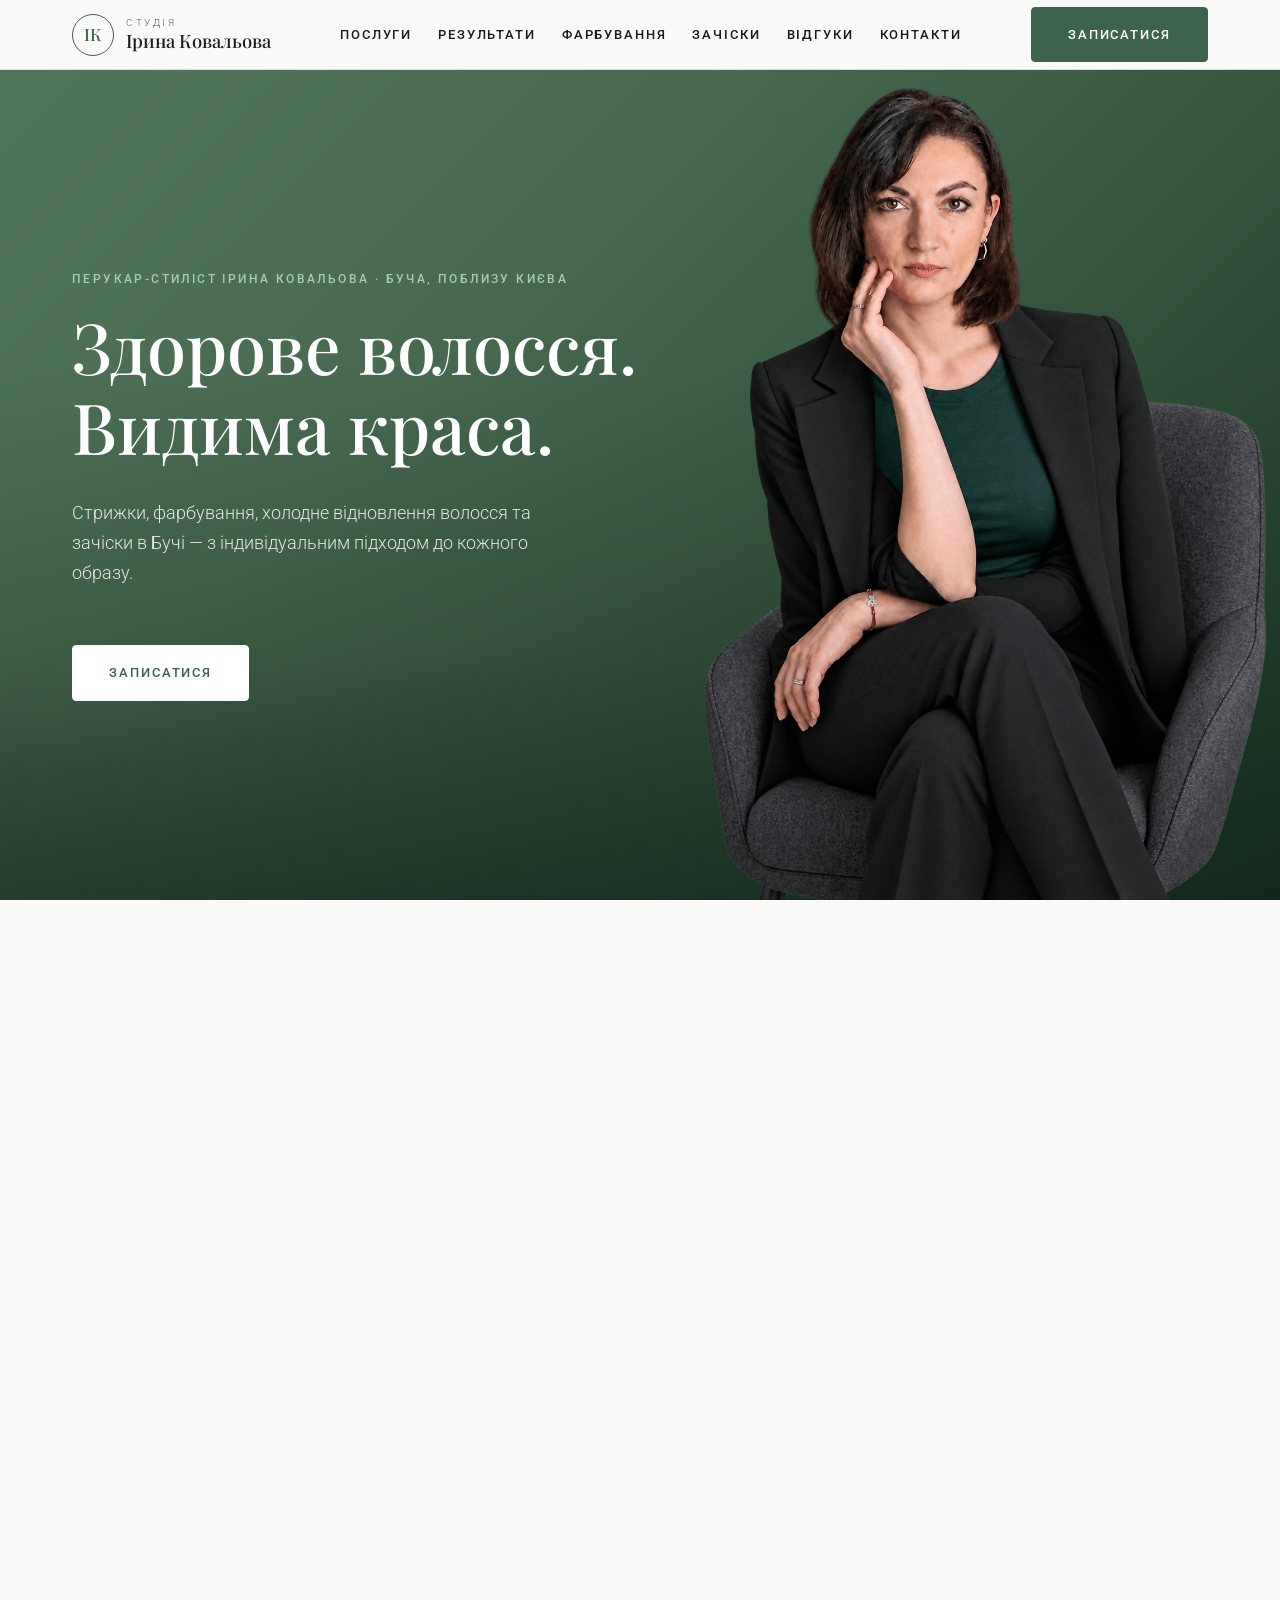
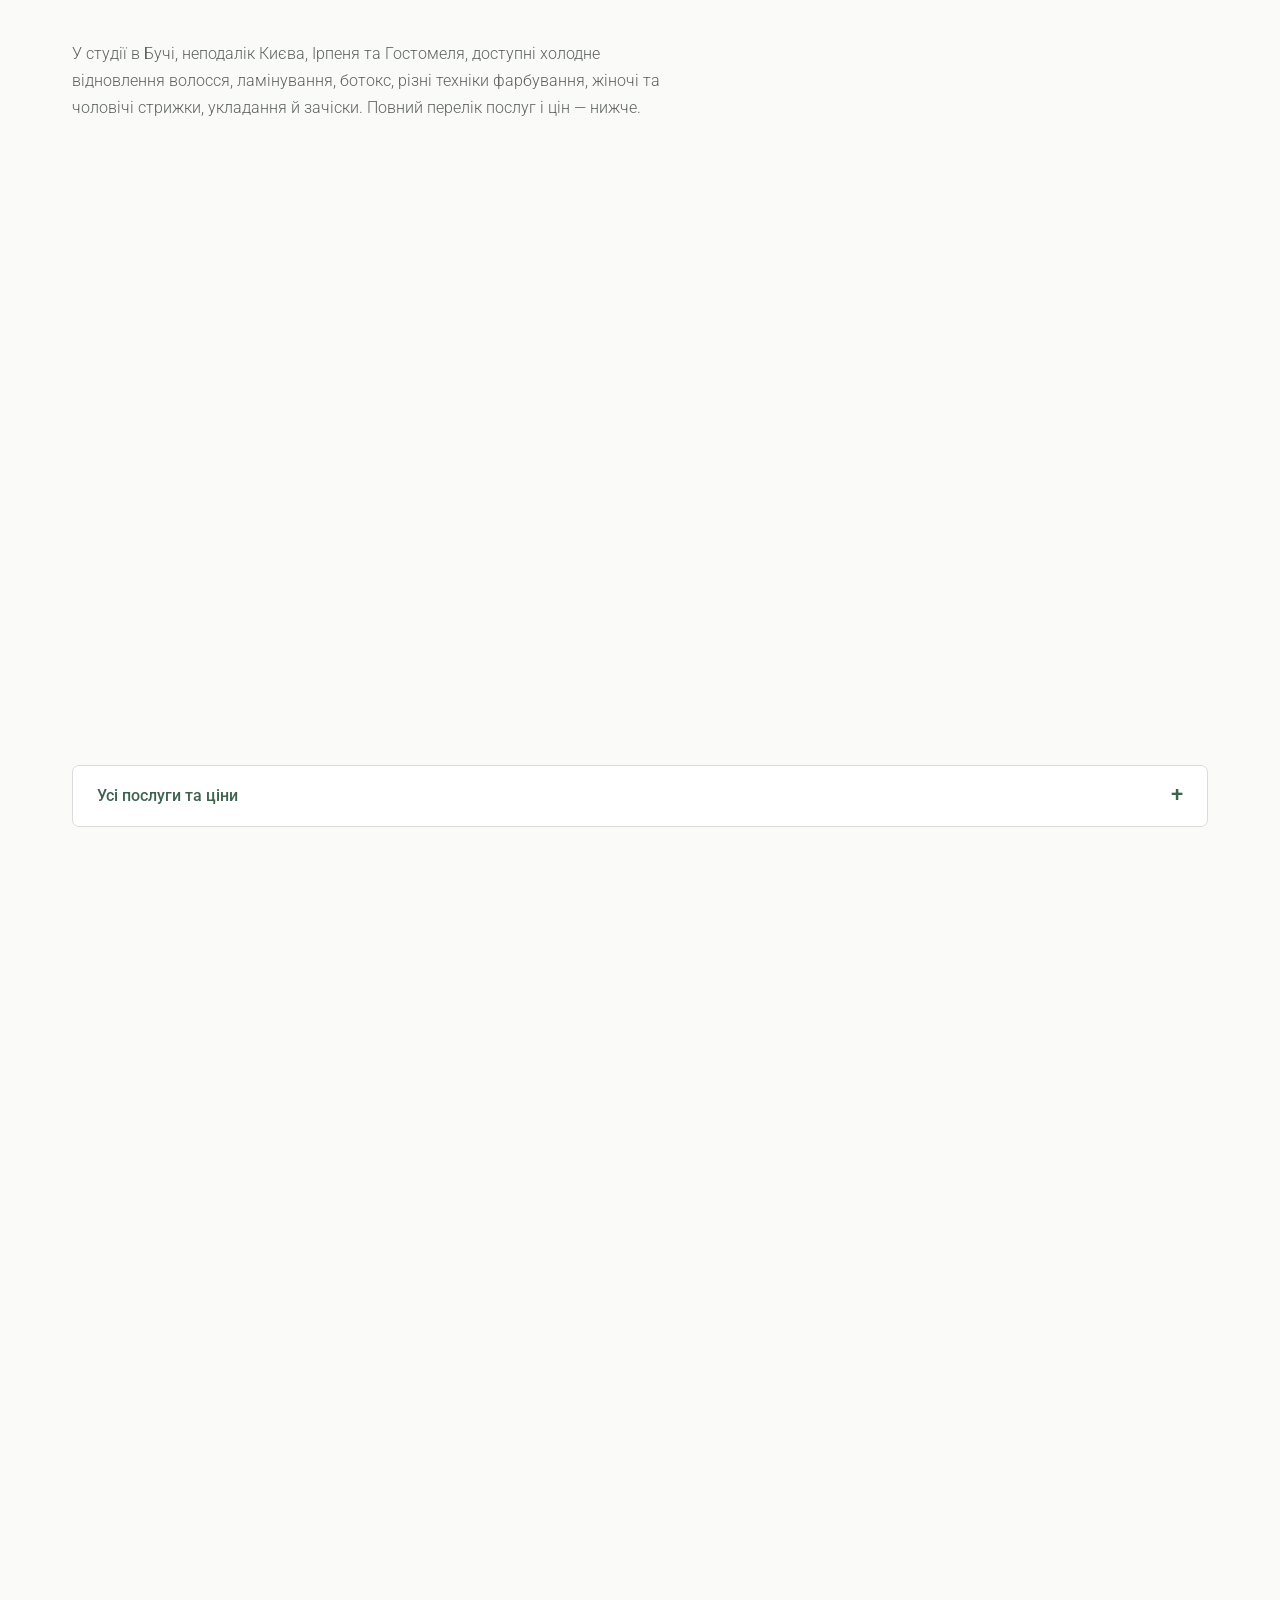
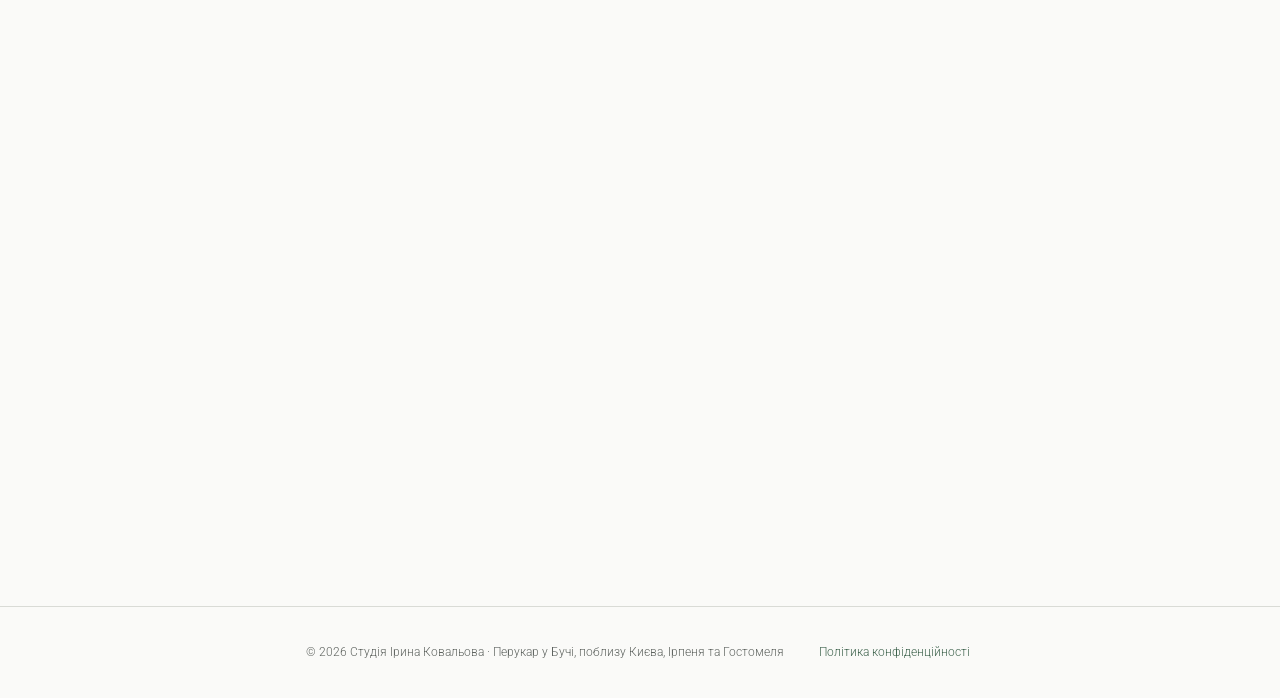
<file: index.html>
<!DOCTYPE html>
<html lang="uk">
<head>
  <meta charset="UTF-8">
  <meta name="viewport" content="width=device-width, initial-scale=1.0">
  <title>Ірина Ковальова — перукар у Бучі</title>
  <meta name="description" content="Стрижки, фарбування та відновлення волосся з індивідуальним підходом. Студія Ірини Ковальової у Бучі, вул. Шевченка, 48. Запис за телефоном.">
  <meta name="keywords" content="перукар, стрижки, фарбування, стрижка, перукарня поблизу Києва, холодне відновлення волосся, ламінування волосся, ботокс для волосся, гарячий ботокс, холодний ботокс, тонування волосся, мелірування волосся, каліфорнійське мелірування, кольорування волосся, складне фарбування, чоловіча стрижка, жіноча стрижка, стрижка каре, стрижка піксі, стрижка каскад, стрижка боб-каре, весільне укладання волосся, вечірня зачіска, зачіска на випускний, перукар Буча, перукар Ірпінь, перукар Гостомель">
  <meta name="theme-color" content="#FAFAF8">
  <link rel="canonical" href="https://kovalova-studio.com.ua/">
  <meta property="og:locale" content="uk_UA">
  <meta property="og:type" content="website">
  <meta property="og:site_name" content="Студія ІК">
  <meta property="og:title" content="Здорове волосся. Видима краса.">
  <meta property="og:description" content="Перукарня поблизу Києва: стрижки, фарбування, відновлення волосся та зачіски. Буча, Ірпінь, Гостомель.">
  <meta property="og:url" content="https://kovalova-studio.com.ua/">
  <meta property="og:image" content="https://kovalova-studio.com.ua/images/og-preview.png?v=2">
  <meta property="og:image:type" content="image/png">
  <meta property="og:image:width" content="1200">
  <meta property="og:image:height" content="630">
  <meta property="og:image:alt" content="Емблема ІК. Перукар-стиліст Ірина Ковальова у Бучі. Запис: +380 96 125 34 21">
  <meta name="twitter:card" content="summary_large_image">
  <meta name="twitter:title" content="Здорове волосся. Видима краса.">
  <meta name="twitter:description" content="Перукарня поблизу Києва: стрижки, фарбування, відновлення волосся та зачіски. Буча, Ірпінь, Гостомель.">
  <meta name="twitter:image" content="https://kovalova-studio.com.ua/images/og-preview.png?v=2">
  <meta name="twitter:image:alt" content="Емблема ІК. Перукар-стиліст Ірина Ковальова у Бучі. Запис: +380 96 125 34 21">

  <link rel="icon" href="/favicon.ico" sizes="48x48">
  <link rel="icon" type="image/svg+xml" href="/images/favicon.svg">
  <link rel="icon" type="image/png" sizes="192x192" href="/images/favicon-192.png">
  <link rel="apple-touch-icon" href="/images/apple-touch-icon.png">
  <link rel="preconnect" href="https://fonts.googleapis.com">
  <link rel="preconnect" href="https://fonts.gstatic.com" crossorigin>
  <link href="https://fonts.googleapis.com/css2?family=Playfair+Display:wght@400;500;600&family=Roboto:wght@300;400;500&display=swap" rel="stylesheet">

  <link rel="stylesheet" href="css/style.css">
  <script type="application/ld+json">
  {
    "@context": "https://schema.org",
    "@type": "HairSalon",
    "@id": "https://kovalova-studio.com.ua/#business",
    "name": "Перукар-стиліст",
    "alternateName": "Студія Ірина Ковальова",
    "url": "https://kovalova-studio.com.ua/",
    "image": "https://kovalova-studio.com.ua/images/master/master-cutout.jpg",
    "description": "Перукарня поблизу Києва — у Бучі, для клієнтів з Ірпеня та Гостомеля: стрижки, фарбування, холодне відновлення волосся, ботокс, ламінування, укладання й зачіски.",
    "keywords": "перукар, стрижки, фарбування, стрижка, перукарня поблизу Києва, холодне відновлення волосся, перукар Буча, перукар Ірпінь, перукар Гостомель",
    "areaServed": [
      { "@type": "City", "name": "Буча" },
      { "@type": "City", "name": "Ірпінь" },
      { "@type": "City", "name": "Гостомель" },
      { "@type": "AdministrativeArea", "name": "Київська область" },
      { "@type": "City", "name": "Київ" }
    ],
    "hasOfferCatalog": {
      "@type": "OfferCatalog",
      "name": "Перукарські послуги",
      "itemListElement": [
        {
          "@type": "OfferCatalog",
          "name": "Реконструкція та догляд",
          "itemListElement": [
            { "@type": "Offer", "itemOffered": { "@type": "Service", "name": "Холодне відновлення волосся" } },
            { "@type": "Offer", "itemOffered": { "@type": "Service", "name": "Ламінування волосся" } },
            { "@type": "Offer", "itemOffered": { "@type": "Service", "name": "Доглядові процедури для волосся" } },
            { "@type": "Offer", "itemOffered": { "@type": "Service", "name": "Ботокс для волосся" } },
            { "@type": "Offer", "itemOffered": { "@type": "Service", "name": "Гарячий ботокс" } },
            { "@type": "Offer", "itemOffered": { "@type": "Service", "name": "Холодний ботокс" } }
          ]
        },
        {
          "@type": "OfferCatalog",
          "name": "Фарбування",
          "itemListElement": [
            { "@type": "Offer", "itemOffered": { "@type": "Service", "name": "Тонування волосся" } },
            { "@type": "Offer", "itemOffered": { "@type": "Service", "name": "Фарбування волосся в один тон" } },
            { "@type": "Offer", "itemOffered": { "@type": "Service", "name": "Фарбування по всій довжині" } },
            { "@type": "Offer", "itemOffered": { "@type": "Service", "name": "Мелірування волосся" } },
            { "@type": "Offer", "itemOffered": { "@type": "Service", "name": "Каліфорнійське мелірування" } },
            { "@type": "Offer", "itemOffered": { "@type": "Service", "name": "Кольорування волосся" } },
            { "@type": "Offer", "itemOffered": { "@type": "Service", "name": "Складне фарбування" } }
          ]
        },
        {
          "@type": "OfferCatalog",
          "name": "Стрижки",
          "itemListElement": [
            { "@type": "Offer", "itemOffered": { "@type": "Service", "name": "Чоловіча стрижка" } },
            { "@type": "Offer", "itemOffered": { "@type": "Service", "name": "Жіноча стрижка" } },
            { "@type": "Offer", "itemOffered": { "@type": "Service", "name": "Стрижка каре" } },
            { "@type": "Offer", "itemOffered": { "@type": "Service", "name": "Стрижка піксі" } },
            { "@type": "Offer", "itemOffered": { "@type": "Service", "name": "Стрижка каскад" } },
            { "@type": "Offer", "itemOffered": { "@type": "Service", "name": "Стрижка боб-каре" } }
          ]
        },
        {
          "@type": "OfferCatalog",
          "name": "Укладання та зачіски",
          "itemListElement": [
            { "@type": "Offer", "itemOffered": { "@type": "Service", "name": "Укладання волосся" } },
            { "@type": "Offer", "itemOffered": { "@type": "Service", "name": "Весільне укладання волосся" } },
            { "@type": "Offer", "itemOffered": { "@type": "Service", "name": "Вечірня зачіска" } },
            { "@type": "Offer", "itemOffered": { "@type": "Service", "name": "Зачіска на випускний" } },
            { "@type": "Offer", "itemOffered": { "@type": "Service", "name": "Укладання плойкою" } }
          ]
        }
      ]
    },
    "telephone": "+380961253421",
    "address": {
      "@type": "PostalAddress",
      "streetAddress": "вул. Шевченка, 48",
      "addressLocality": "Буча",
      "addressRegion": "Київська область",
      "postalCode": "08292",
      "addressCountry": "UA"
    },
    "openingHoursSpecification": [
      {
        "@type": "OpeningHoursSpecification",
        "dayOfWeek": [
          "Monday",
          "Tuesday",
          "Wednesday",
          "Thursday",
          "Friday"
        ],
        "opens": "10:00",
        "closes": "18:00"
      }
    ],
    "sameAs": [
      "https://www.instagram.com/iryna.kovalova1979/",
      "https://barb.ua/uk/bucha/master/kovalevai"
    ]
  }
  </script>
</head>

<body>

  <!-- ШАПКА -->
  <header class="header">
    <a href="#hero" class="logo" aria-label="Студія Ірина Ковальова, на головну">
      <span class="logo-mark" aria-hidden="true">ІК</span>
      <span class="logo-text">
        <small>Студія</small>
        <strong>Ірина Ковальова</strong>
      </span>
    </a>

    <nav class="nav" id="nav" aria-label="Головне меню">
      <ul>
        <li><a href="#poslugy">Послуги</a></li>
        <li><a href="#rezultaty">Результати</a></li>
        <li><a href="#farbuvannya">Фарбування</a></li>
        <li><a href="#zachisky">Зачіски</a></li>
        <li><a href="#vidhuky">Відгуки</a></li>
        <li><a href="#kontakty">Контакти</a></li>
        <li class="nav-cta"><a href="#zapys">Записатися</a></li>
      </ul>
    </nav>

    <a href="#zapys" class="btn">Записатися</a>

    <button class="burger" type="button" aria-label="Відкрити меню" aria-expanded="false" aria-controls="nav">
      <span></span>
      <span></span>
    </button>
  </header>

  <main>

    <!-- 1. HERO -->
    <section id="hero" class="hero">
      <div class="hero-content">
        <div class="hero-copy">
          <p class="eyebrow">Перукар-стиліст Ірина Ковальова · Буча, поблизу Києва</p>
          <h1>Здорове волосся. Видима краса.</h1>
          <p class="hero-text">Стрижки, фарбування, холодне відновлення волосся та зачіски в Бучі — з індивідуальним підходом до кожного образу.</p>
          <a href="#zapys" class="btn">Записатися</a>
        </div>
      </div>
      <figure class="hero-portrait">
        <img
          src="images/master/master-cutout.jpg"
          alt="Ірина Ковальова — майстриня студії"
          width="1057"
          height="1488"
          fetchpriority="high"
        >
      </figure>
    </section>

    <!-- 2. ПРО НАС -->
    <section id="pro-nas" class="section">
      <p class="eyebrow">Про студію</p>
      <h2>Краса починається зі здоров’я</h2>
      <p>У студії Ірини Ковальової в Бучі ви можете оновити стрижку, змінити колір або подбати про відновлення волосся. Майстриня з понад 20 роками досвіду спершу оцінює стан волосся та підбирає догляд, а потім допомагає створити бажаний образ.</p>

      <ul class="facts">
        <li><strong>20+</strong><span>років досвіду</span></li>
        <li><strong>3000+</strong><span>задоволених клієнток</span></li>
        <li><strong>5</strong><span>напрямків роботи</span></li>
      </ul>
    </section>

    <!-- 3. ПОСЛУГИ -->
    <section id="poslugy" class="section">
      <p class="eyebrow">Послуги</p>
      <h2>Що ми робимо</h2>
      <p>У студії в Бучі, неподалік Києва, Ірпеня та Гостомеля, доступні холодне відновлення волосся, ламінування, ботокс, різні техніки фарбування, жіночі та чоловічі стрижки, укладання й зачіски. Повний перелік послуг і цін — нижче.</p>

      <div class="services-grid">

        <article class="service-card">
        <span class="service-icon" aria-hidden="true">
        <svg viewBox="0 0 24 24" fill="none" stroke="currentColor" stroke-width="1.25" stroke-linecap="round" stroke-linejoin="round">
        <path d="M9.937 15.5A2 2 0 0 0 8.5 14.063l-6.135-1.582a.5.5 0 0 1 0-.962L8.5 9.936A2 2 0 0 0 9.937 8.5l1.582-6.135a.5.5 0 0 1 .963 0L14.063 8.5A2 2 0 0 0 15.5 9.937l6.135 1.581a.5.5 0 0 1 0 .964L15.5 14.063a2 2 0 0 0-1.437 1.437l-1.582 6.135a.5.5 0 0 1-.963 0z"/>
        </svg>
        </span>
        <h3>Реконструкція волосся</h3>
        <p>Відновлення структури та щільності волосся після фарбування, хімії та вигорання.</p>
        <p class="service-price">від 1 200 ₴</p>
      </article>
        <article class="service-card">
          <span class="service-icon" aria-hidden="true">
            <svg xmlns="http://www.w3.org/2000/svg" width="24" height="24" viewBox="0 0 24 24" fill="none" stroke="currentColor" stroke-width="2" stroke-linecap="round" stroke-linejoin="round" class="lucide lucide-droplets preview-icon"><path d="M7 16.3c2.2 0 4-1.83 4-4.05 0-1.16-.57-2.26-1.71-3.19S7.29 6.75 7 5.3c-.29 1.45-1.14 2.84-2.29 3.76S3 11.1 3 12.25c0 2.22 1.8 4.05 4 4.05z"/><path d="M12.56 6.6A10.97 10.97 0 0 0 14 3.02c.5 2.5 2 4.9 4 6.5s3 3.5 3 5.5a6.98 6.98 0 0 1-11.91 4.97"/></svg>
          </span>
          <h3>Ботокс для волосся</h3>
          <p>Гладкість і блиск волосся після процедури ботоксу.</p>
          <p class="service-price">від 1 500 ₴</p>
        </article>

        <article class="service-card">
          <span class="service-icon" aria-hidden="true">
            <svg xmlns="http://www.w3.org/2000/svg" width="24" height="24" viewBox="0 0 24 24" fill="none" stroke="currentColor" stroke-width="2" stroke-linecap="round" stroke-linejoin="round" class="lucide lucide-palette preview-icon"><path d="M12 22a1 1 0 0 1 0-20 10 9 0 0 1 10 9 5 5 0 0 1-5 5h-2.25a1.75 1.75 0 0 0-1.4 2.8l.3.4a1.75 1.75 0 0 1-1.4 2.8z"/><circle cx="13.5" cy="6.5" r=".5" fill="currentColor"/><circle cx="17.5" cy="10.5" r=".5" fill="currentColor"/><circle cx="6.5" cy="12.5" r=".5" fill="currentColor"/><circle cx="8.5" cy="7.5" r=".5" fill="currentColor"/></svg>
          </span>
          <h3>Фарбування</h3>
          <p>Різні техніки фарбування для створення унікального образу.</p>
          <p class="service-price">від 1 200 ₴</p>
        </article>

        <article class="service-card">
          <span class="service-icon" aria-hidden="true">
            <svg xmlns="http://www.w3.org/2000/svg" width="24" height="24" viewBox="0 0 24 24" fill="none" stroke="currentColor" stroke-width="2" stroke-linecap="round" stroke-linejoin="round" class="lucide lucide-scissors preview-icon"><circle cx="6" cy="6" r="3"/><path d="M8.12 8.12 12 12"/><path d="M20 4 8.12 15.88"/><circle cx="6" cy="18" r="3"/><path d="M14.8 14.8 20 20"/></svg>
          </span>
          <h3>Жіночі стрижки</h3>
          <p>Оновлення образу за допомогою сучасних технік стрижки.</p>
          <p class="service-price">від 600 ₴</p>
        </article>

        <article class="service-card">
          <span class="service-icon" aria-hidden="true">
            <svg viewBox="0 0 24 24" fill="none" stroke="currentColor" stroke-width="2" stroke-linecap="round" stroke-linejoin="round"><circle cx="6" cy="6" r="3"/><path d="M8.12 8.12 12 12"/><path d="M20 4 8.12 15.88"/><circle cx="6" cy="18" r="3"/><path d="M14.8 14.8 20 20"/></svg>
          </span>
          <h3>Чоловічі стрижки</h3>
          <p>Охайна стрижка з урахуванням ваших побажань.</p>
          <p class="service-price">500 ₴</p>
        </article>

        <article class="service-card">
          <span class="service-icon" aria-hidden="true">
            <svg xmlns="http://www.w3.org/2000/svg" width="24" height="24" viewBox="0 0 24 24" fill="none" stroke="currentColor" stroke-width="2" stroke-linecap="round" stroke-linejoin="round" class="lucide lucide-chess-queen preview-icon"><path d="m10.68 5.499-.996 4.982a.65.65 0 01-1.131.295L5.885 7.663"/><path d="m13.32 5.5.995 4.98a.65.65 0 001.131.296l2.668-3.113"/><path d="M20.428 8.952 17.5 18"/><path d="M4 20a2 2 0 012-2h12a2 2 0 012 2v1a1 1 0 01-1 1H5a1 1 0 01-1-1z"/><path d="M6.5 18 3.571 8.952"/><circle cx="12" cy="4" r="2"/><circle cx="20" cy="7" r="2"/><circle cx="4" cy="7" r="2"/></svg>
          </span>
          <h3>Зачіски</h3>
          <p>Весільні, вечірні та святкові зачіски для будь-якої події.</p>
          <p class="service-price">від 1 000 ₴</p>
        </article>

      </div>

      <details class="price-list">
        <summary>Усі послуги та ціни <span aria-hidden="true"></span></summary>
        <div class="price-list__groups">
          <section class="price-list__group">
            <h3>Реконструкція та догляд</h3>
            <dl>
              <div><dt>Холодне відновлення волосся</dt><dd><span>від 1 300 ₴</span><small>90 хв</small></dd></div>
              <div><dt>Ламінування волосся</dt><dd><span>1 200 ₴</span></dd></div>
              <div><dt>Доглядові процедури для волосся</dt><dd><span>800 ₴</span><small>60 хв</small></dd></div>
              <div><dt>Ботокс для волосся</dt><dd><span>від 1 500 ₴</span><small>120 хв</small></dd></div>
              <div><dt>Гарячий ботокс</dt><dd><span>від 1 800 ₴</span><small>140 хв</small></dd></div>
              <div><dt>Холодний ботокс</dt><dd><span>від 1 500 ₴</span><small>120 хв</small></dd></div>
            </dl>
          </section>
          <section class="price-list__group">
            <h3>Фарбування</h3>
            <dl>
              <div><dt>Тонування волосся</dt><dd><span>від 1 200 ₴</span><small>90 хв</small></dd></div>
              <div><dt>Фарбування волосся в один тон</dt><dd><span>від 1 400 ₴</span><small>90 хв</small></dd></div>
              <div><dt>Фарбування по всій довжині</dt><dd><span>від 1 400 ₴</span><small>90 хв</small></dd></div>
              <div><dt>Мелірування волосся</dt><dd><span>від 1 700 ₴</span><small>150 хв</small></dd></div>
              <div><dt>Каліфорнійське мелірування</dt><dd><span>від 1 700 ₴</span><small>90 хв</small></dd></div>
              <div><dt>Кольорування волосся</dt><dd><span>2 000 ₴</span><small>180 хв</small></dd></div>
              <div><dt>Складне фарбування</dt><dd><span>від 2 500 ₴</span><small>180 хв</small></dd></div>
            </dl>
          </section>
          <section class="price-list__group">
            <h3>Стрижки</h3>
            <dl>
              <div><dt>Чоловіча стрижка</dt><dd><span>500 ₴</span><small>30 хв</small></dd></div>
              <div><dt>Жіноча стрижка</dt><dd><span>від 700 ₴</span><small>40 хв</small></dd></div>
              <div><dt>Стрижки для жінок</dt><dd><span>від 700 ₴</span><small>40 хв</small></dd></div>
              <div><dt>Стрижка каре</dt><dd><span>від 700 ₴</span><small>40 хв</small></dd></div>
              <div><dt>Стрижка піксі</dt><dd><span>від 600 ₴</span><small>40 хв</small></dd></div>
              <div><dt>Стрижка каскад</dt><dd><span>від 750 ₴</span><small>45 хв</small></dd></div>
              <div><dt>Стрижка боб-каре</dt><dd><span>від 700 ₴</span><small>40 хв</small></dd></div>
            </dl>
          </section>
          <section class="price-list__group">
            <h3>Укладання та зачіски</h3>
            <dl>
              <div><dt>Укладання волосся</dt><dd><span>500 ₴</span><small>30 хв</small></dd></div>
              <div><dt>Весільне укладання волосся</dt><dd><span>від 1 500 ₴</span><small>90 хв</small></dd></div>
              <div><dt>Вечірня зачіска</dt><dd><span>від 1 000 ₴</span><small>45 хв</small></dd></div>
              <div><dt>Зачіска на випускний</dt><dd><span>від 1 200 ₴</span><small>60 хв</small></dd></div>
              <div><dt>Укладання плойкою</dt><dd><span>800 ₴</span><small>60 хв</small></dd></div>
            </dl>
          </section>
        </div>
      </details>
    </section>

    <!-- 4. ДО І ПІСЛЯ -->
    <section id="rezultaty" class="section">
      <p class="eyebrow">Результати</p>
      <h2>До і після</h2>

      <div class="results-grid">
        <button
          class="result-card"
          type="button"
          aria-pressed="false"
          aria-label="Результат 1. Показати фото після"
        >
          <span class="result-card__tap-hint" aria-hidden="true">
            <span class="result-card__tap-icon">
              <svg viewBox="0 0 32 32" fill="none">
                <path d="M12 17V7a3 3 0 0 1 6 0v10m0-2a2 2 0 0 1 4 0v2m0 0a2 2 0 0 1 4 0v4a7 7 0 0 1-7 7h-1a7 7 0 0 1-6-3.4l-3-4.6a2 2 0 0 1 3.3-2.2L12 21v-4Z" />
              </svg>
            </span>
            <span class="result-card__tap-label">Натисніть</span>
          </span>
          <span class="result-card__inner">
            <span class="result-card__face result-card__face--front">
              <img class="result-card__image" src="images/results/before-1.jpg" alt="Волосся до процедури, результат 1">
              <span class="result-card__label" aria-hidden="true">ДО</span>
            </span>
            <span class="result-card__face result-card__face--back" aria-hidden="true">
              <img class="result-card__image" src="images/results/after-1.jpg" alt="Волосся після процедури, результат 1">
              <span class="result-card__label" aria-hidden="true">ПІСЛЯ</span>
            </span>
          </span>
        </button>

        <button
          class="result-card"
          type="button"
          aria-pressed="false"
          aria-label="Результат 2. Показати фото після"
        >
          <span class="result-card__tap-hint" aria-hidden="true">
            <span class="result-card__tap-icon">
              <svg viewBox="0 0 32 32" fill="none">
                <path d="M12 17V7a3 3 0 0 1 6 0v10m0-2a2 2 0 0 1 4 0v2m0 0a2 2 0 0 1 4 0v4a7 7 0 0 1-7 7h-1a7 7 0 0 1-6-3.4l-3-4.6a2 2 0 0 1 3.3-2.2L12 21v-4Z" />
              </svg>
            </span>
            <span class="result-card__tap-label">Натисніть</span>
          </span>
          <span class="result-card__inner">
            <span class="result-card__face result-card__face--front">
              <img class="result-card__image" src="images/results/before-2.jpg" alt="Волосся до процедури, результат 2">
              <span class="result-card__label" aria-hidden="true">ДО</span>
            </span>
            <span class="result-card__face result-card__face--back" aria-hidden="true">
              <img class="result-card__image" src="images/results/after-2.jpg" alt="Волосся після процедури, результат 2">
              <span class="result-card__label" aria-hidden="true">ПІСЛЯ</span>
            </span>
          </span>
        </button>

        <button
          class="result-card"
          type="button"
          aria-pressed="false"
          aria-label="Результат 3. Показати фото після"
        >
          <span class="result-card__tap-hint" aria-hidden="true">
            <span class="result-card__tap-icon">
              <svg viewBox="0 0 32 32" fill="none">
                <path d="M12 17V7a3 3 0 0 1 6 0v10m0-2a2 2 0 0 1 4 0v2m0 0a2 2 0 0 1 4 0v4a7 7 0 0 1-7 7h-1a7 7 0 0 1-6-3.4l-3-4.6a2 2 0 0 1 3.3-2.2L12 21v-4Z" />
              </svg>
            </span>
            <span class="result-card__tap-label">Натисніть</span>
          </span>
          <span class="result-card__inner">
            <span class="result-card__face result-card__face--front">
              <img class="result-card__image" src="images/results/before-3.jpg" alt="Волосся до процедури, результат 3">
              <span class="result-card__label" aria-hidden="true">ДО</span>
            </span>
            <span class="result-card__face result-card__face--back" aria-hidden="true">
              <img class="result-card__image" src="images/results/after-3.jpg" alt="Волосся після процедури, результат 3">
              <span class="result-card__label" aria-hidden="true">ПІСЛЯ</span>
            </span>
          </span>
        </button>
      </div>
    </section>

    <!-- 5. ФАРБУВАННЯ -->
    <section id="farbuvannya" class="section">
      <p class="eyebrow">Процедури</p>
      <h2>Процедури реконструкції волосся</h2>

      <div class="technique-grid">
        <article class="technique-card">
          <h3>Холодне відновлення</h3>
          <p>Фарбування волосся, вихід з темного.</p>
          <img
            class="technique-image"
            src="images/color/holodne-vidnovlenya-1.jpg"
            alt="Результат холодного відновлення волосся до та після"
            loading="lazy"
          >
        </article>

        <article class="technique-card">
          <h3>Кератин</h3>
          <p>Відновлення волосся з використанням кератину для гладкості та блиску.</p>
          <img
            class="technique-image"
            src="images/color/keratin-1.jpg"
            alt="Результат кератинового відновлення волосся"
            loading="lazy"
          >
        </article>

        <article class="technique-card">
          <h3>Ботокс</h3>
          <p>Процедура для гладкості та відновлення волосся.</p>
          <img
            class="technique-image"
            src="images/color/botoks-1.jpg"
            alt="Гладке волосся після процедури ботоксу"
            loading="lazy"
          >
        </article>

      </div>
    </section>

    <!-- 6. ЗАЧІСКИ -->
    <section id="zachisky" class="section">
      <p class="eyebrow">Зачіски</p>
      <h2>Образи для особливих подій</h2>
      <p class="hairstyle-intro">Зачіска, що підкреслить ваш образ і настрій особливого дня.</p>

      <div class="hairstyle-tabs">
        <div class="hairstyle-tab-list" role="tablist" aria-label="Категорії зачісок">
          <button
            class="hairstyle-tab"
            type="button"
            role="tab"
            id="tab-wedding"
            aria-controls="panel-wedding"
            aria-selected="true"
            tabindex="0"
          >Весільні</button>
          <button
            class="hairstyle-tab"
            type="button"
            role="tab"
            id="tab-evening"
            aria-controls="panel-evening"
            aria-selected="false"
            tabindex="-1"
          >Вечірні</button>
          <button
            class="hairstyle-tab"
            type="button"
            role="tab"
            id="tab-holiday"
            aria-controls="panel-holiday"
            aria-selected="false"
            tabindex="-1"
          >Святкові</button>
        </div>

        <div role="tabpanel" id="panel-wedding" aria-labelledby="tab-wedding" class="hairstyle-panel" tabindex="0">
          <div class="hairstyle-showcase">
            <figure class="hairstyle-photo">
              <div class="hairstyle-photo__frame">
                <img
                  src="images/styling/sviatkova-1.jpg"
                  alt="Святкова зачіска з м’якими локонами та зібраним волоссям"
                  loading="lazy"
                >
              </div>
              <figcaption class="hairstyle-photo__caption">
                <span>Весільний образ</span>
                <span>01 / 03</span>
              </figcaption>
            </figure>
            <div class="hairstyle-copy">
              <p class="hairstyle-index">01 <span>Весільна колекція</span></p>
              <h3>Образ для особливого дня</h3>
              <p>Ніжні та довговічні образи для нареченої: від класичних зачісок до сучасних локонів.</p>
              <a class="btn" href="#zapys">Записатися</a>
            </div>
          </div>
        </div>

        <div role="tabpanel" id="panel-evening" aria-labelledby="tab-evening" class="hairstyle-panel" tabindex="0" hidden>
          <div class="hairstyle-showcase">
            <figure class="hairstyle-photo">
              <div class="hairstyle-photo__frame">
                <img
                  src="images/styling/lokoni-1.jpg"
                  alt="Вечірня зачіска з об’ємними м’якими локонами"
                  loading="lazy"
                >
              </div>
              <figcaption class="hairstyle-photo__caption">
                <span>Вечірній образ</span>
                <span>02 / 03</span>
              </figcaption>
            </figure>
            <div class="hairstyle-copy">
              <p class="hairstyle-index">02 <span>Вечірня колекція</span></p>
              <h3>Елегантність у кожному локоні</h3>
              <p>Елегантні вечірні образи для будь-якого заходу: від класичних укладок до сучасних локонів.</p>
              <a class="btn" href="#zapys">Записатися</a>
            </div>
          </div>
        </div>

        <div role="tabpanel" id="panel-holiday" aria-labelledby="tab-holiday" class="hairstyle-panel" tabindex="0" hidden>
          <div class="hairstyle-showcase">
            <figure class="hairstyle-photo">
              <div class="hairstyle-photo__frame">
                <img
                  src="images/styling/afro-zachiska-1.jpg"
                  alt="Святкова зачіска з плетінням та об’ємними косами"
                  loading="lazy"
                >
              </div>
              <figcaption class="hairstyle-photo__caption">
                <span>Святковий образ</span>
                <span>03 / 03</span>
              </figcaption>
            </figure>
            <div class="hairstyle-copy">
              <p class="hairstyle-index">03 <span>Святкова колекція</span></p>
              <h3>Виразний образ для свята</h3>
              <p>Святкові укладки для будь-якого торжества: від ніжних локонів до складних плетінь.</p>
              <a class="btn" href="#zapys">Записатися</a>
            </div>
          </div>
        </div>
      </div>
    </section>

    <!-- 7. ВІДГУКИ -->
    <section id="vidhuky" class="section">
      <p class="eyebrow">Відгуки</p>
      <h2>Що кажуть наші клієнтки</h2>

      <div class="reviews-grid">
        <article class="review-card">
          <span class="review-card__mark" aria-hidden="true">“</span>
          <blockquote class="review-card__quote">
            <p>Була в салоні у свого улюбленого майстра на фарбуванні — і, як завжди, залишилася неймовірно задоволена! ❤️ Майстер дуже привітна, уважна, розуміє мене буквально з пів слова.</p>
            <details class="review-card__more">
              <summary><span class="review-card__expand">Читати далі</span><span class="review-card__collapse">Згорнути</span></summary>
              <p>Одразу видно, що людина щиро кайфує від своєї роботи — і це відчувається в усьому: у ставленні, атмосфері та, звісно, в результаті. ✨ Після візиту отримала не лише красиве волосся, а й море позитивних емоцій та чудовий настрій. Сам салон дуже атмосферний, затишний і красивий — там справді приємно знаходитися. Дякую за красу, турботу та гарний настрій! 🥰 Обов’язково повернуся ще! ❤️</p>
            </details>
          </blockquote>
          <footer class="review-card__author"><cite>Галина</cite></footer>
        </article>

        <article class="review-card">
          <span class="review-card__mark" aria-hidden="true">“</span>
          <blockquote class="review-card__quote">
            <p>Дуже сподобався майстер, дуже обережно відноситься до вашого волосся, ціни мене приємно вразили. Супер майстер❤️ салон охайний все стерильно. 10000 з 10</p>
          </blockquote>
          <footer class="review-card__author"><cite>Дарія І</cite></footer>
        </article>

        <article class="review-card">
          <span class="review-card__mark" aria-hidden="true">“</span>
          <blockquote class="review-card__quote">
            <p>Дуже задоволена результатом! Фарбування вийшло ідеальне — колір насичений, живий і саме такий, як я хотіла 😍</p>
            <details class="review-card__more">
              <summary><span class="review-card__expand">Читати далі</span><span class="review-card__collapse">Згорнути</span></summary>
              <p>Після ботоксу волосся стало неймовірно м’яким, блискучим і виглядає здоровим. Майстриня дуже уважна, професійна та приємна у спілкуванні — все пояснила, підібрала догляд і зробила все з любов’ю ❤️ Однозначно рекомендую і обов’язково прийду ще!</p>
            </details>
          </blockquote>
          <footer class="review-card__author"><cite>Valeriia I.</cite></footer>
        </article>

        <article class="review-card">
          <span class="review-card__mark" aria-hidden="true">“</span>
          <blockquote class="review-card__quote">
            <p>Дуже подобається стригтись в Ірини, чує мої побажання 😍 завжди все на висоті 🫶🏻</p>
          </blockquote>
          <footer class="review-card__author"><cite>Анастасія</cite></footer>
        </article>
      </div>
    </section>

    <!-- 8. ЗАПИС І КОНТАКТИ -->
    <section id="zapys" class="section contact-section">
      <p class="eyebrow">Запис і контакти</p>
      <h2>Чекаємо на вас</h2>

      <div class="contact-layout">
        <div class="contact-info" id="kontakty">
          <div class="contact-address">
            <p class="contact-label">Завітайте до нас</p>
            <address>
              <strong>Студія Ірина Ковальова</strong>
              <span>вул. Шевченка, 48<br>м. Буча, Київська область, 08292</span>
              <span>Перукарня поблизу Києва — зручно добиратися з Ірпеня та Гостомеля</span>
              <a class="contact-phone" href="tel:+380961253421">+380 96 125 34 21</a>
            </address>
          </div>

          <div class="contact-social">
            <p class="contact-label">Ми на зв’язку</p>
            <p class="contact-social__hint">Оберіть, як вам зручно зв’язатися з нами</p>
            <ul class="messengers">
              <li><a href="tel:+380961253421" class="contact-social-link">Зателефонувати <span aria-hidden="true">↗</span></a></li>
              <li><a href="https://t.me/+380961253421" class="contact-social-link" target="_blank" rel="noopener noreferrer">Telegram <span aria-hidden="true">↗</span></a></li>
              <li><a href="viber://chat?number=%2B380961253421" class="contact-social-link">Viber <span aria-hidden="true">↗</span></a></li>
              <li><a href="https://www.instagram.com/iryna.kovalova1979?gwpx=MWpoZ291dTUyMHF4dQ==" class="contact-social-link" target="_blank" rel="noopener noreferrer">Instagram <span aria-hidden="true">↗</span></a></li>
            </ul>
          </div>

          <div class="contact-hours">
            <table class="hours">
              <caption class="contact-label">Графік роботи</caption>
              <tr><th scope="row">Понеділок – П’ятниця</th><td>10:00 – 18:00</td></tr>
              <tr><th scope="row">Субота – Неділя</th><td>Вихідні</td></tr>
            </table>
          </div>
        </div>

        <div class="contact-map">
          <div class="contact-map__frame">
            <iframe
              title="Карта вулиці Шевченка в Бучі"
              src="https://www.openstreetmap.org/export/embed.html?bbox=30.2035%2C50.5547%2C30.2229%2C50.5603&amp;layer=mapnik"
              loading="lazy"
              referrerpolicy="no-referrer"
            ></iframe>
          </div>
          <div class="contact-map__caption">
            <div>
              <p class="contact-label">Буча · вул. Шевченка</p>
              <p>Карта показує вулицю; адреса студії — вул. Шевченка, 48.</p>
            </div>
            <a href="https://www.openstreetmap.org/way/121949663" target="_blank" rel="noopener noreferrer">Відкрити карту ↗</a>
          </div>
          <p class="contact-map__credit">© <a href="https://www.openstreetmap.org/copyright" target="_blank" rel="noopener noreferrer">Учасники OpenStreetMap</a></p>
        </div>
      </div>
    </section>

  </main>

  <footer class="footer">
    <p>© 2026 Студія Ірина Ковальова · Перукар у Бучі, поблизу Києва, Ірпеня та Гостомеля</p>
    <nav>
      <a href="privacy-policy.html">Політика конфіденційності</a>
    </nav>
  </footer>

  <script src="js/script.js"></script>
</body>
</html>
</file>
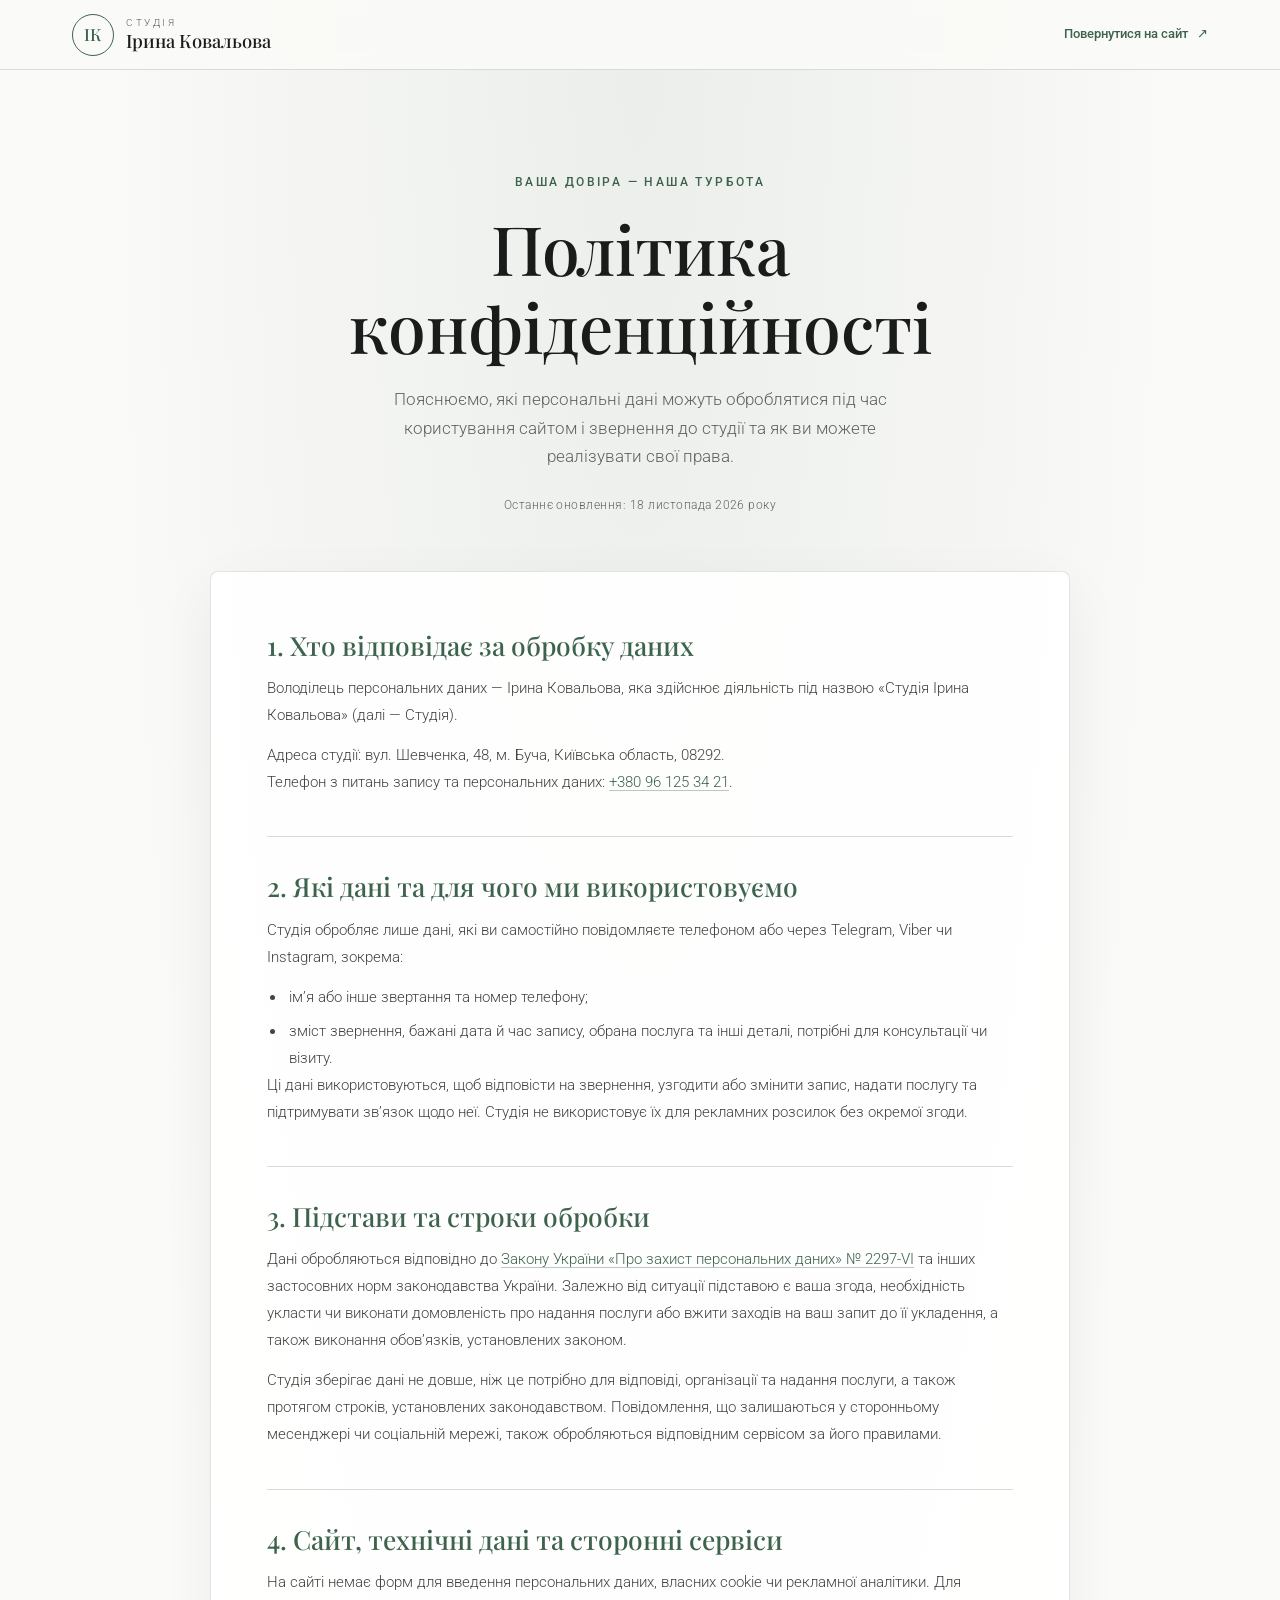
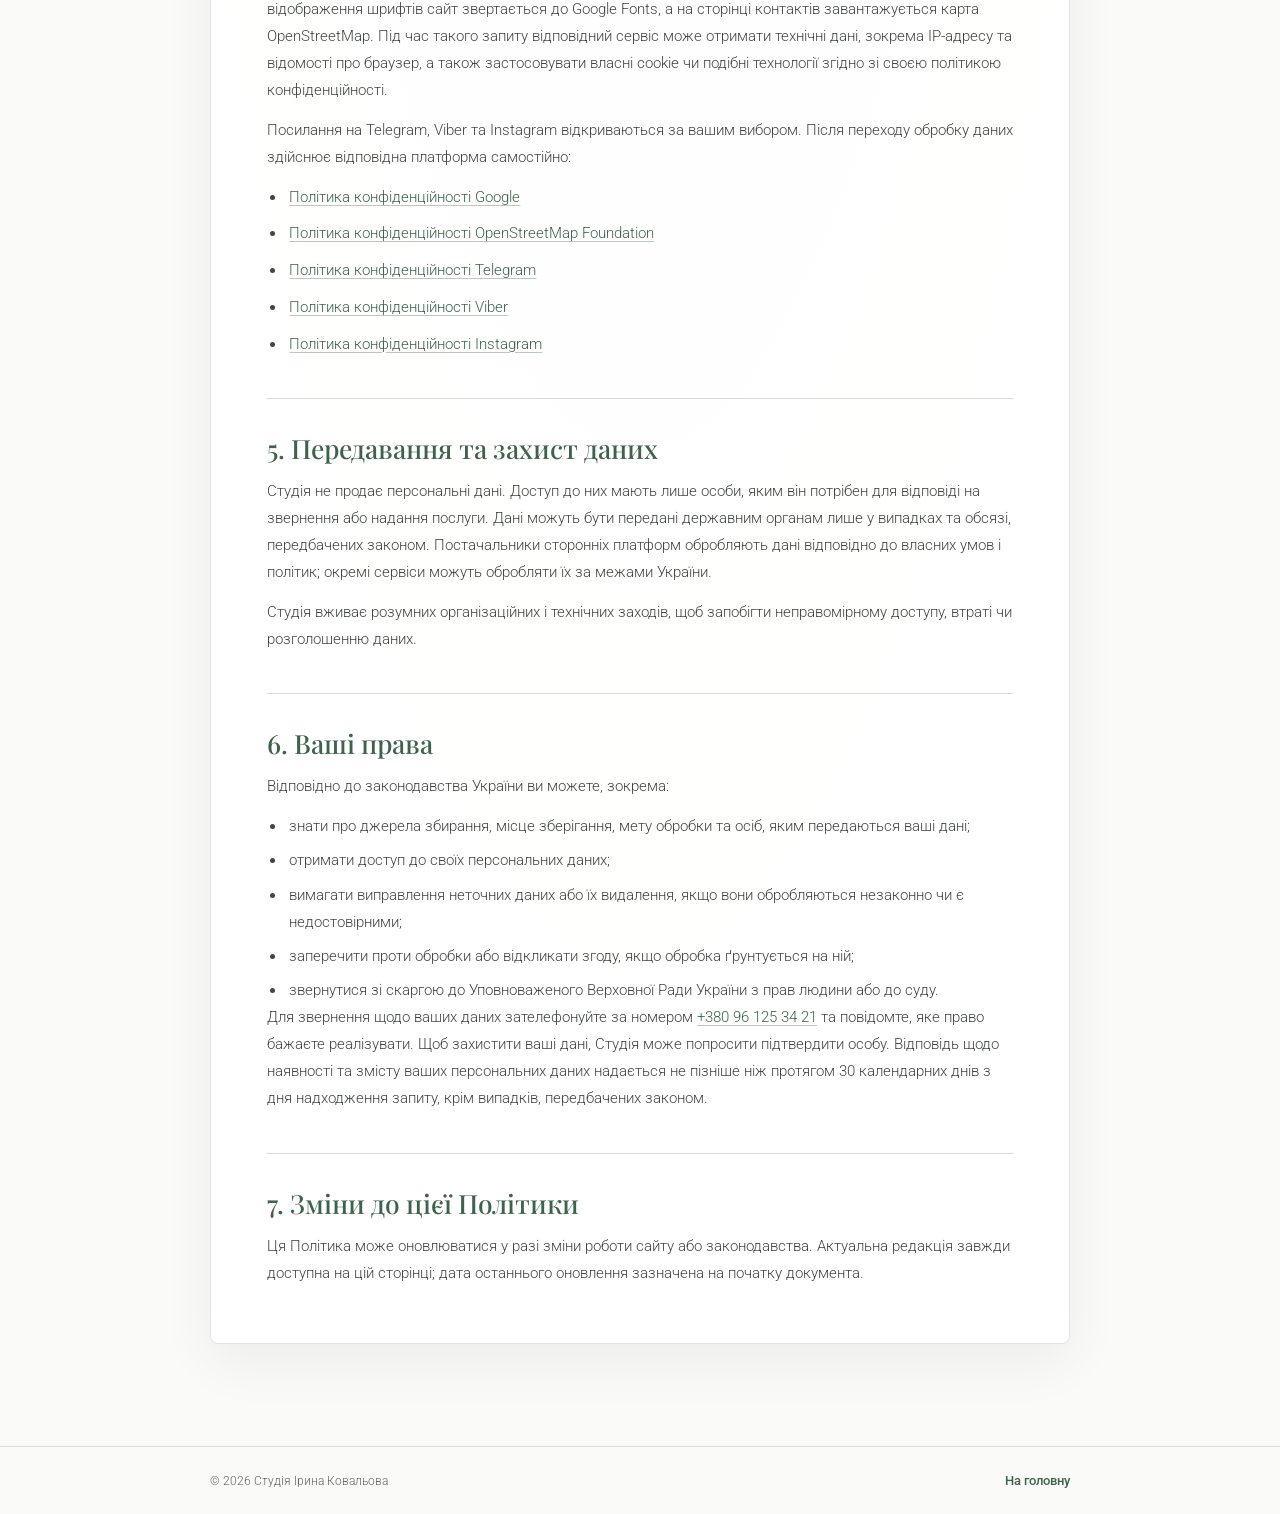
<file: privacy-policy.html>
<!DOCTYPE html>
<html lang="uk">
<head>
  <meta charset="UTF-8">
  <meta name="viewport" content="width=device-width, initial-scale=1.0">
  <meta name="theme-color" content="#FAFAF8">
  <meta name="description" content="Політика конфіденційності Студії Ірини Ковальової: як обробляються та захищаються персональні дані.">
  <title>Політика конфіденційності | Студія Ірина Ковальова</title>
  <link rel="canonical" href="https://kovalova-studio.com.ua/privacy-policy.html">
  <link rel="icon" href="/favicon.ico" sizes="48x48">
  <link rel="icon" type="image/svg+xml" href="/images/favicon.svg">
  <link rel="icon" type="image/png" sizes="192x192" href="/images/favicon-192.png">
  <link rel="apple-touch-icon" href="/images/apple-touch-icon.png">
  <link rel="preconnect" href="https://fonts.googleapis.com">
  <link rel="preconnect" href="https://fonts.gstatic.com" crossorigin>
  <link href="https://fonts.googleapis.com/css2?family=Playfair+Display:wght@400;500;600&family=Roboto:wght@300;400;500&display=swap" rel="stylesheet">
  <link rel="stylesheet" href="css/style.css">
</head>
<body class="privacy-page">
  <header class="header privacy-header">
    <a href="index.html#hero" class="logo" aria-label="Студія Ірина Ковальова, на головну">
      <span class="logo-mark" aria-hidden="true">ІК</span>
      <span class="logo-text">
        <small>Студія</small>
        <strong>Ірина Ковальова</strong>
      </span>
    </a>
    <a class="privacy-back-link" href="index.html">Повернутися на сайт <span aria-hidden="true">↗</span></a>
  </header>

  <main class="privacy-main">
    <div class="privacy-heading">
      <p class="eyebrow">Ваша довіра — наша турбота</p>
      <h1>Політика конфіденційності</h1>
      <p class="privacy-intro">Пояснюємо, які персональні дані можуть оброблятися під час користування сайтом і звернення до студії та як ви можете реалізувати свої права.</p>
      <p class="privacy-updated">Останнє оновлення: <time datetime="2026-11-18">18 листопада 2026 року</time></p>
    </div>

    <article class="privacy-document">
      <section class="privacy-section">
        <h2>1. Хто відповідає за обробку даних</h2>
        <p>Володілець персональних даних — Ірина Ковальова, яка здійснює діяльність під назвою «Студія Ірина Ковальова» (далі — Студія).</p>
        <address>
          <span>Адреса студії: вул. Шевченка, 48, м. Буча, Київська область, 08292.</span>
          <span>Телефон з питань запису та персональних даних: <a href="tel:+380961253421">+380 96 125 34 21</a>.</span>
        </address>
      </section>

      <section class="privacy-section">
        <h2>2. Які дані та для чого ми використовуємо</h2>
        <p>Студія обробляє лише дані, які ви самостійно повідомляєте телефоном або через Telegram, Viber чи Instagram, зокрема:</p>
        <ul>
          <li>ім’я або інше звертання та номер телефону;</li>
          <li>зміст звернення, бажані дата й час запису, обрана послуга та інші деталі, потрібні для консультації чи візиту.</li>
        </ul>
        <p>Ці дані використовуються, щоб відповісти на звернення, узгодити або змінити запис, надати послугу та підтримувати зв’язок щодо неї. Студія не використовує їх для рекламних розсилок без окремої згоди.</p>
      </section>

      <section class="privacy-section">
        <h2>3. Підстави та строки обробки</h2>
        <p>Дані обробляються відповідно до <a href="https://zakon.rada.gov.ua/laws/show/2297-17#Text" target="_blank" rel="noopener noreferrer">Закону України «Про захист персональних даних» № 2297-VI</a> та інших застосовних норм законодавства України. Залежно від ситуації підставою є ваша згода, необхідність укласти чи виконати домовленість про надання послуги або вжити заходів на ваш запит до її укладення, а також виконання обов’язків, установлених законом.</p>
        <p>Студія зберігає дані не довше, ніж це потрібно для відповіді, організації та надання послуги, а також протягом строків, установлених законодавством. Повідомлення, що залишаються у сторонньому месенджері чи соціальній мережі, також обробляються відповідним сервісом за його правилами.</p>
      </section>

      <section class="privacy-section">
        <h2>4. Сайт, технічні дані та сторонні сервіси</h2>
        <p>На сайті немає форм для введення персональних даних, власних cookie чи рекламної аналітики. Для відображення шрифтів сайт звертається до Google Fonts, а на сторінці контактів завантажується карта OpenStreetMap. Під час такого запиту відповідний сервіс може отримати технічні дані, зокрема IP-адресу та відомості про браузер, а також застосовувати власні cookie чи подібні технології згідно зі своєю політикою конфіденційності.</p>
        <p>Посилання на Telegram, Viber та Instagram відкриваються за вашим вибором. Після переходу обробку даних здійснює відповідна платформа самостійно:</p>
        <ul class="privacy-links">
          <li><a href="https://policies.google.com/privacy" target="_blank" rel="noopener noreferrer">Політика конфіденційності Google</a></li>
          <li><a href="https://wiki.osmfoundation.org/wiki/Privacy_Policy" target="_blank" rel="noopener noreferrer">Політика конфіденційності OpenStreetMap Foundation</a></li>
          <li><a href="https://telegram.org/privacy" target="_blank" rel="noopener noreferrer">Політика конфіденційності Telegram</a></li>
          <li><a href="https://www.viber.com/en/terms/viber-privacy-policy/" target="_blank" rel="noopener noreferrer">Політика конфіденційності Viber</a></li>
          <li><a href="https://privacycenter.instagram.com/policy/" target="_blank" rel="noopener noreferrer">Політика конфіденційності Instagram</a></li>
        </ul>
      </section>

      <section class="privacy-section">
        <h2>5. Передавання та захист даних</h2>
        <p>Студія не продає персональні дані. Доступ до них мають лише особи, яким він потрібен для відповіді на звернення або надання послуги. Дані можуть бути передані державним органам лише у випадках та обсязі, передбачених законом. Постачальники сторонніх платформ обробляють дані відповідно до власних умов і політик; окремі сервіси можуть обробляти їх за межами України.</p>
        <p>Студія вживає розумних організаційних і технічних заходів, щоб запобігти неправомірному доступу, втраті чи розголошенню даних.</p>
      </section>

      <section class="privacy-section">
        <h2>6. Ваші права</h2>
        <p>Відповідно до законодавства України ви можете, зокрема:</p>
        <ul>
          <li>знати про джерела збирання, місце зберігання, мету обробки та осіб, яким передаються ваші дані;</li>
          <li>отримати доступ до своїх персональних даних;</li>
          <li>вимагати виправлення неточних даних або їх видалення, якщо вони обробляються незаконно чи є недостовірними;</li>
          <li>заперечити проти обробки або відкликати згоду, якщо обробка ґрунтується на ній;</li>
          <li>звернутися зі скаргою до Уповноваженого Верховної Ради України з прав людини або до суду.</li>
        </ul>
        <p>Для звернення щодо ваших даних зателефонуйте за номером <a href="tel:+380961253421">+380 96 125 34 21</a> та повідомте, яке право бажаєте реалізувати. Щоб захистити ваші дані, Студія може попросити підтвердити особу. Відповідь щодо наявності та змісту ваших персональних даних надається не пізніше ніж протягом 30 календарних днів з дня надходження запиту, крім випадків, передбачених законом.</p>
      </section>

      <section class="privacy-section">
        <h2>7. Зміни до цієї Політики</h2>
        <p>Ця Політика може оновлюватися у разі зміни роботи сайту або законодавства. Актуальна редакція завжди доступна на цій сторінці; дата останнього оновлення зазначена на початку документа.</p>
      </section>
    </article>
  </main>

  <footer class="privacy-footer">
    <p>© 2026 Студія Ірина Ковальова</p>
    <a href="index.html">На головну</a>
  </footer>
</body>
</html>
</file>
<file: css/style.css>
/* =========================================
   1. ПЕРЕМЕННЫЕ
   ========================================= */
:root {
  /* Цвета */
  --color-bg: #FAFAF8;
  --color-surface: #F0F1EE;
  --color-line: #D9DBD6;
  --color-text: #1A1C1B;
  --color-muted: #5F6460;
  --color-accent: #3e634d;       /* тёмный дымчатый зелёный: кнопки, ссылки */
  --color-accent-soft: #E6EDE8;  /* светлый зелёный: плашки, подложки */
  --color-dark: #141615;         /* тёмные блоки */

  /* Шрифты */
  --font-heading: 'Playfair Display', Georgia, serif;
  --font-body: 'Roboto', system-ui, sans-serif;

  /* Отступы */
  --space-s: 1rem;
  --space-m: 2rem;
  --space-l: 3.5rem;
  --space-section: clamp(2.75rem, 6vw, 5rem);

  /* Прочее */
  --radius: 4px;
  --transition: 0.4s ease;
  --header-h: 70px;
  --gutter: 1.25rem;
}

/* =========================================
   2. СБРОС И БАЗА
   ========================================= */
*,
*::before,
*::after {
  box-sizing: border-box;
  margin: 0;
  padding: 0;
}

html {
  scroll-behavior: smooth;
}

body {
  background: var(--color-bg);
  color: var(--color-text);
  font-family: var(--font-body);
  font-weight: 300;
  font-size: 1rem;
  line-height: 1.7;
  -webkit-font-smoothing: antialiased;
}

img {
  max-width: 100%;
  display: block;
}

a {
  color: inherit;
  text-decoration: none;
}

p a {
  color: var(--color-accent);
  text-decoration: underline;
  text-underline-offset: 0.2em;
}

ul {
  list-style: none;
}

address {
  font-style: normal;
}

section {
  scroll-margin-top: var(--header-h);
}

/* Видимый фокус для тех, кто ходит по сайту клавишей Tab */
:focus-visible {
  outline: 2px solid var(--color-accent);
  outline-offset: 3px;
}

/* =========================================
   3. ТИПОГРАФИКА
   ========================================= */
h1,
h2,
h3 {
  font-family: var(--font-heading);
  font-weight: 500;
  line-height: 1.15;
}

h1 {
  font-size: clamp(2.5rem, 9vw, 5.5rem);
}

h2 {
  font-size: clamp(1.9rem, 5vw, 3.25rem);
  margin-bottom: var(--space-m);
}

h3 {
  font-size: 1.4rem;
  margin-bottom: 0.5rem;
}

.eyebrow {
  margin-bottom: var(--space-s);
  font-size: 0.75rem;
  font-weight: 500;
  text-transform: uppercase;
  letter-spacing: 0.2em;
  color: var(--color-accent);
}

/* =========================================
   4. СЕКЦИИ (телефон)
   ========================================= */
.section {
  max-width: 1200px;
  margin-inline: auto;
  padding: var(--space-section) var(--gutter);
}

.section > p:not(.eyebrow) {
  max-width: 600px;
  color: var(--color-muted);
}

.section.section--dark {
  max-width: none;
  padding-inline: max(1.25rem, calc((100% - 1200px) / 2 + 1.25rem));
  background: var(--color-dark);
  color: var(--color-bg);
}

.section--dark > p:not(.eyebrow) {
  color: inherit;
}

.section--dark .eyebrow,
.section--dark p a {
  color: #a7cbb4;
}

/* =========================================
   5. КНОПКА
   ========================================= */
.btn {
  display: inline-block;
  padding: 0.9rem 1.75rem;
  background: var(--color-accent);
  border: 1px solid var(--color-accent);
  border-radius: var(--radius);
  color: #fff;
  font-family: var(--font-body);
  font-size: 0.8rem;
  font-weight: 500;
  text-transform: uppercase;
  letter-spacing: 0.15em;
  cursor: pointer;
  transition: background var(--transition), color var(--transition);
}

.btn:hover {
  background: transparent;
  color: var(--color-accent);
}

/* =========================================
   7. ЦИФРЫ В БЛОКЕ «ПРО НАС»
   ========================================= */
.facts {
  display: grid;
  gap: var(--space-m);
  margin-top: var(--space-l);
}

.facts li {
  padding-top: 1rem;
  border-top: 1px solid var(--color-line);
}

.facts strong {
  display: block;
  font-family: var(--font-heading);
  font-size: 2.5rem;
  font-weight: 500;
  line-height: 1.1;
  color: var(--color-accent);
}

.facts span {
  font-size: 0.85rem;
  color: var(--color-muted);
}

/* =========================================
   8. ОТ ПЛАНШЕТА И ШИРЕ
   ========================================= */
   @media (min-width: 768px) {
  :root {
    --gutter: 2rem;
  }
    .services-grid {
    grid-template-columns: repeat(2, 1fr);
  }
}
  .section {
    padding-inline: 2rem;
  }

  .section.section--dark {
    padding-inline: max(2rem, calc((100% - 1200px) / 2 + 2rem));
  }

  .facts {
    grid-template-columns: repeat(3, 1fr);
  }

  .btn {
    padding: 1rem 2.25rem;
  }


/* =========================================
   9. ШАПКА (телефон)
   ========================================= */
.header {
  position: sticky;
  top: 0;
  z-index: 100;
  display: flex;
  align-items: center;
  gap: var(--space-s);
  height: var(--header-h);
  padding-inline: max(var(--gutter), calc((100% - 1200px) / 2 + var(--gutter)));
  background: rgba(250, 250, 248, 0.92);
  backdrop-filter: blur(10px);
  border-bottom: 1px solid var(--color-line);
}
/* Логотип: на телефоне только монограмма */
.logo {
  display: flex;
  align-items: center;
  gap: 0.75rem;
  margin-right: auto;
}

.logo-mark {
  display: grid;
  place-items: center;
  width: 42px;
  height: 42px;
  border: 1px solid var(--color-accent);
  border-radius: 50%;
  font-family: var(--font-heading);
  font-size: 1.05rem;
  font-weight: 500;
  color: var(--color-accent);
}

.logo-text {
  display: none;
  line-height: 1.2;
}

.logo-text small {
  display: block;
  font-size: 0.65rem;
  text-transform: uppercase;
  letter-spacing: 0.25em;
  color: var(--color-muted);
}

.logo-text strong {
  font-family: var(--font-heading);
  font-size: 1.15rem;
  font-weight: 500;
}

/* Кнопка в шапке на телефоне скрыта: «Записатися» есть в меню */
.header > .btn {
  display: none;
}

/* Бургер */
.burger {
  display: flex;
  flex-direction: column;
  justify-content: center;
  align-items: center;
  gap: 7px;
  width: 44px;
  height: 44px;
  background: none;
  border: 0;
  cursor: pointer;
}

.burger span {
  width: 26px;
  height: 2px;
  background: var(--color-text);
  transition: transform var(--transition);
}

.burger[aria-expanded="true"] span:first-child {
  transform: translateY(4.5px) rotate(45deg);
}

.burger[aria-expanded="true"] span:last-child {
  transform: translateY(-4.5px) rotate(-45deg);
}

/* Мобильное меню: выпадает под шапкой */
.nav {
  position: absolute;
  top: 100%;
  left: 0;
  right: 0;
  padding: 0.5rem 1.25rem 1.5rem;
  background: var(--color-bg);
  border-bottom: 1px solid var(--color-line);
  opacity: 0;
  visibility: hidden;
  transform: translateY(-0.5rem);
  transition: opacity var(--transition), transform var(--transition), visibility var(--transition);
}

.nav.is-open {
  opacity: 1;
  visibility: visible;
  transform: none;
}

.nav a {
  display: block;
  padding: 0.9rem 0;
  border-bottom: 1px solid var(--color-line);
  font-size: 0.8rem;
  font-weight: 500;
  text-transform: uppercase;
  letter-spacing: 0.15em;
  transition: color var(--transition);
}

.nav a:hover {
  color: var(--color-accent);
}

.nav-cta {
  margin-top: var(--space-s);
}

.nav-cta a {
  padding: 0.9rem;
  background: var(--color-accent);
  border: 1px solid var(--color-accent);
  border-radius: var(--radius);
  color: #fff;
  text-align: center;
}

.nav-cta a:hover {
  background: transparent;
  color: var(--color-accent);
}

/* =========================================
   10. HERO
   ========================================= */
.hero {
  --hero-base: #52765b;
  position: relative;
  isolation: isolate;
  overflow: hidden;
  display: flex;
  align-items: center;
  min-height: calc(100vh - var(--header-h));
  min-height: calc(100svh - var(--header-h));
  padding-block: clamp(3rem, 6vw, 5rem);
  background: var(--hero-base);
  color: #fff;
}

.hero::before {
  position: absolute;
  inset: 0;
  z-index: 1;
  background: linear-gradient(
    to top,
    rgba(12, 30, 20, 0.58) 0%,
    rgba(12, 30, 20, 0.2) 30%,
    rgba(12, 30, 20, 0) 65%
  ), linear-gradient(
    315deg,
    rgba(18, 45, 29, 0.88) 0%,
    rgba(18, 45, 29, 0.55) 30%,
    rgba(18, 45, 29, 0.18) 65%,
    rgba(18, 45, 29, 0) 100%
  );
  content: "";
  pointer-events: none;
}

.hero-content {
  position: relative;
  z-index: 3;
  width: 100%;
  max-width: 1200px;
  margin-inline: auto;
  padding-inline: var(--gutter);
}

.hero-copy {
  position: relative;
  z-index: 3;
  width: clamp(23rem, 46vw, 36rem);
  min-width: 0;
}

.hero .eyebrow {
  color: #a7cbb4;
}

.hero h1 {
  max-width: 14ch;
  margin-bottom: var(--space-m);
  font-size: clamp(3rem, 5.5vw, 4.5rem);
}

.hero-text {
  max-width: 520px;
  margin-bottom: var(--space-l);
  font-size: 1.1rem;
  color: rgba(255, 255, 255, 0.85);
}

.hero-portrait {
  position: absolute;
  inset: 0 0 0 auto;
  z-index: 2;
  display: flex;
  align-items: flex-end;
  justify-content: flex-end;
  width: min(48vw, 640px);
  margin: 0;
  pointer-events: none;
}

.hero-portrait img {
  width: 100%;
  height: 100%;
  object-fit: contain;
  object-position: right bottom;
  -webkit-mask-image: url("../images/master/master-cutout-mask.png");
  -webkit-mask-position: right bottom;
  -webkit-mask-repeat: no-repeat;
  -webkit-mask-size: contain;
  mask-image: url("../images/master/master-cutout-mask.png");
  mask-position: right bottom;
  mask-repeat: no-repeat;
  mask-size: contain;
}

.hero .btn {
  background: #fff;
  border-color: #fff;
  color: var(--color-accent);
}

.hero .btn:hover {
  background: transparent;
  color: #fff;
}

/* =========================================
   11. ШАПКА И HERO: ПЛАНШЕТ И ШИРЕ
   ========================================= */
@media (min-width: 280px) {
  .logo-text {
    display: block;
  }
}

/* Полное меню в строку */
@media (min-width: 1024px) {
  .burger,
  .nav-cta {
    display: none;
  }

  .header > .btn {
    display: inline-block;
  }

  .nav {
    position: static;
    flex: 1;
    padding: 0;
    background: none;
    border: 0;
    opacity: 1;
    visibility: visible;
    transform: none;
  }

  .nav ul {
    display: flex;
    justify-content: center;
    gap: clamp(1rem, 2vw, 2rem);
  }

  .nav a {
    padding: 0.5rem 0;
    border: 0;
  }
    .services-grid {
    grid-template-columns: repeat(3, 1fr);
  }
}
/* =========================================
   13. КАРТОЧКИ УСЛУГ (mobile-first)
   ========================================= */
.services-grid {
  display: grid;
  gap: 1rem;                       /* телефон: одна колонка */
}

.service-card {
  display: flex;
  flex-direction: column;
  padding: 2rem 1.75rem;
  background: var(--color-surface);
  border: 1px solid var(--color-line);
  border-radius: var(--radius);
  transition: transform var(--transition), border-color var(--transition);
}

.service-icon {
  display: grid;
  place-items: center;
  width: 56px;
  height: 56px;
  margin-bottom: 1.5rem;
  background: var(--color-accent-soft);
  border-radius: 50%;
  color: var(--color-accent);
}

.service-icon svg {
  width: 26px;
  height: 26px;
}

.service-card p:not(.service-price) {
  flex: 1;                         /* текст занимает свободное место, цена прижата вниз */
  margin-bottom: 1.25rem;
  color: var(--color-muted);
}

.service-price {
  font-family: var(--font-heading);
  font-size: 1.25rem;
  color: var(--color-accent);
}

/* Выделенная карточка */
.service-card--featured {
  background: var(--color-dark);
  border-color: var(--color-dark);
  color: #fff;
}

.service-card--featured .service-icon {
  background: rgba(255, 255, 255, 0.1);
  color: #A9C2B3;
}

.service-card--featured p:not(.service-price) {
  color: rgba(255, 255, 255, 0.75);
}

.service-card--featured .service-price {
  color: #A9C2B3;
}

/* Подъём при наведении только там, где есть мышь */
@media (hover: hover) {
  .service-card:hover {
    transform: translateY(-4px);
    border-color: var(--color-accent);
  }
}

.price-list {
  margin-top: 1.5rem;
  border: 1px solid var(--color-line);
  border-radius: 7px;
  background: #fff;
}

.price-list > summary {
  display: flex;
  justify-content: space-between;
  align-items: center;
  gap: 1rem;
  min-height: 60px;
  padding: 1rem 1.5rem;
  color: var(--color-accent);
  font-weight: 500;
  cursor: pointer;
  list-style: none;
}

.price-list > summary::-webkit-details-marker {
  display: none;
}

.price-list > summary span::before {
  content: "+";
  font-size: 1.4rem;
  line-height: 1;
}

.price-list[open] > summary span::before {
  content: "−";
}

.price-list__groups {
  display: grid;
  grid-template-columns: repeat(2, minmax(0, 1fr));
  gap: 2rem;
  padding: 0 clamp(1rem, 3vw, 2rem) 2rem;
}

.price-list__group {
  min-width: 0;
  padding-top: 1.25rem;
  border-top: 1px solid var(--color-line);
}

.price-list__group h3 {
  margin-bottom: 1rem;
  color: var(--color-accent);
}

.price-list__group dl > div {
  display: flex;
  justify-content: space-between;
  gap: 1rem;
  padding: 0.75rem 0;
  border-bottom: 1px solid var(--color-line);
  font-size: 0.9rem;
}

.price-list__group dt {
  min-width: 0;
}

.price-list__group dd {
  flex-shrink: 0;
  text-align: right;
  font-weight: 500;
  white-space: nowrap;
}

.price-list__group dd small {
  display: block;
  color: var(--color-muted);
  font-size: 0.75rem;
  font-weight: 300;
}

@media (max-width: 767px) {
  .price-list__groups {
    grid-template-columns: minmax(0, 1fr);
  }
}

/* =========================================
   14. КАРТКИ ПРОЦЕДУР
   ========================================= */
.technique-grid {
  display: grid;
  grid-template-columns: repeat(auto-fit, minmax(min(100%, 280px), 1fr));
  align-items: stretch;
  gap: clamp(1rem, 2.5vw, 1.75rem);
  margin-top: var(--space-l);
}

.technique-card {
  display: flex;
  flex-direction: column;
  overflow: hidden;
  background: var(--color-bg);
  border: 1px solid var(--color-line);
  border-radius: 8px;
  box-shadow: 0 8px 24px rgba(20, 22, 21, 0.06);
  transition: transform var(--transition), box-shadow var(--transition), border-color var(--transition);
}

.technique-card h3 {
  margin: 1.25rem 1.25rem 0.5rem;
}

.technique-card p {
  flex: 1;
  margin: 0 1.25rem 1.25rem;
  color: var(--color-muted);
}

.technique-image {
  display: block;
  width: 100%;
  aspect-ratio: 4 / 3;
  object-fit: cover;
  object-position: center;
  background: var(--color-surface);
}

@media (hover: hover) {
  .technique-card:hover {
    transform: translateY(-4px);
    border-color: var(--color-accent);
    box-shadow: 0 14px 32px rgba(20, 22, 21, 0.12);
  }
}

/* =========================================
   15. РЕЗУЛЬТАТИ «ДО І ПІСЛЯ»
   ========================================= */
.results-hint {
  margin: -1rem 0 var(--space-m);
  color: var(--color-muted);
  font-size: 0.9rem;
}

.results-grid {
  display: grid;
  grid-template-columns: repeat(3, minmax(0, 1fr));
  gap: clamp(1rem, 2.5vw, 2rem);
}

.result-card {
  position: relative;
  display: block;
  width: 100%;
  padding: 0;
  color: inherit;
  text-align: left;
  background: transparent;
  border: 0;
  border-radius: 12px;
  perspective: 1200px;
  cursor: pointer;
}

.result-card__tap-hint {
  position: absolute;
  z-index: 2;
  top: 50%;
  left: 50%;
  display: flex;
  width: clamp(132px, 54%, 172px);
  align-items: center;
  gap: 0.7rem;
  padding: 0.55rem 0.85rem 0.55rem 0.6rem;
  color: rgba(255, 255, 255, 0.95);
  background: rgba(47, 67, 56, 0.78);
  border: 1px solid rgba(255, 255, 255, 0.48);
  border-radius: 999px;
  box-shadow: 0 8px 24px rgba(20, 22, 21, 0.2), inset 0 1px 0 rgba(255, 255, 255, 0.12);
  backdrop-filter: blur(8px);
  pointer-events: none;
  transform: translate(-50%, -50%);
}

.result-card__tap-icon {
  position: relative;
  flex: 0 0 38px;
  display: grid;
  width: 38px;
  aspect-ratio: 1;
  place-items: center;
  background: rgba(255, 255, 255, 0.12);
  border: 1px solid rgba(255, 255, 255, 0.2);
  border-radius: 50%;
}

.result-card__tap-icon::before {
  position: absolute;
  inset: -4px;
  border: 1px solid rgba(226, 236, 228, 0.7);
  border-radius: inherit;
  content: "";
  animation: result-card-ripple 2.4s ease-out infinite;
}

.result-card__tap-icon svg {
  width: 23px;
  height: 23px;
  stroke: currentColor;
  stroke-linecap: round;
  stroke-linejoin: round;
  stroke-width: 1.7;
  animation: result-card-tap 2.4s ease-in-out infinite;
}

.result-card__tap-label {
  flex: 1;
  font-size: 0.65rem;
  font-weight: 600;
  letter-spacing: 0.1em;
  text-align: center;
  text-transform: uppercase;
  white-space: nowrap;
}

.result-card:nth-child(2) .result-card__tap-icon svg,
.result-card:nth-child(2) .result-card__tap-icon::before {
  animation-delay: -0.8s;
}

.result-card:nth-child(3) .result-card__tap-icon svg,
.result-card:nth-child(3) .result-card__tap-icon::before {
  animation-delay: -1.6s;
}

.result-card.has-interacted .result-card__tap-hint {
  opacity: 0;
  transform: translate(-50%, -50%) scale(0.8);
  transition: opacity 250ms ease, transform 250ms ease;
}

.result-card.has-interacted .result-card__tap-icon svg,
.result-card.has-interacted .result-card__tap-icon::before {
  animation: none;
}

@keyframes result-card-tap {
  0%, 35%, 100% {
    transform: translateY(0) scale(1);
  }
  42%, 49% {
    transform: translateY(3px) scale(0.94);
  }
  56% {
    transform: translateY(0) scale(1);
  }
}

@keyframes result-card-ripple {
  0%, 30% {
    opacity: 0;
    transform: scale(0.82);
  }
  40% {
    opacity: 0.65;
  }
  75%, 100% {
    opacity: 0;
    transform: scale(1.45);
  }
}

.result-card__inner {
  position: relative;
  display: block;
  aspect-ratio: 2 / 3;
  border-radius: inherit;
  transform-style: preserve-3d;
  transition: transform 750ms cubic-bezier(0.2, 0.7, 0.2, 1);
}

.result-card.is-flipped .result-card__inner {
  transform: rotateY(180deg);
}

.result-card__face {
  position: absolute;
  inset: 0;
  display: flex;
  flex-direction: column;
  gap: 0.65rem;
  overflow: hidden;
  padding: 0.65rem;
  background: var(--color-bg);
  border: 1px solid rgba(79, 111, 94, 0.45);
  border-radius: inherit;
  box-shadow: 0 10px 28px rgba(20, 22, 21, 0.1), 0 0 0 1px rgba(79, 111, 94, 0.16);
  backface-visibility: hidden;
  -webkit-backface-visibility: hidden;
}

.result-card__face--back {
  transform: rotateY(180deg);
}

.result-card__image {
  display: block;
  flex: 1;
  width: 100%;
  height: auto;
  min-height: 0;
  border-radius: 5px;
  background: var(--color-surface);
  object-fit: cover;
  object-position: center;
}

.result-card__label {
  flex: 0 0 42px;
  display: grid;
  place-items: center;
  background: var(--color-accent);
  border-radius: 4px;
  color: #fff;
  font-size: 0.75rem;
  font-weight: 500;
  letter-spacing: 0.2em;
}

.result-card:hover .result-card__face {
  border-color: rgba(79, 111, 94, 0.8);
  box-shadow: 0 16px 34px rgba(20, 22, 21, 0.16), 0 0 0 1px var(--color-accent);
}

.result-card:focus-visible {
  outline: 2px solid var(--color-accent);
  outline-offset: 5px;
}

@media (max-width: 767px) {
  .results-grid {
    grid-template-columns: repeat(2, minmax(0, 1fr));
    gap: 0.85rem;
  }

  .result-card__tap-hint {
    width: calc(100% - 1.5rem);
    gap: 0.45rem;
    padding: 0.45rem 0.55rem;
  }

  .result-card__tap-icon {
    flex-basis: 34px;
    width: 34px;
  }

  .result-card__tap-label {
    font-size: 0.58rem;
    letter-spacing: 0.08em;
  }

  .result-card__inner {
    aspect-ratio: 3 / 5;
  }

  .result-card:nth-child(3) {
    grid-column: 1 / -1;
    justify-self: center;
    width: calc(50% - 0.425rem);
  }
}

@media (max-width: 380px) {
  .results-grid {
    gap: 0.65rem;
  }

  .result-card:nth-child(3) {
    width: calc(50% - 0.325rem);
  }
}

@media (prefers-reduced-motion: reduce) {
  .result-card__inner {
    transition-duration: 1ms;
  }

  .result-card__tap-icon svg,
  .result-card__tap-icon::before {
    animation: none;
  }
}

/* =========================================
   16. ЗАЧІСКИ
   ========================================= */
.hairstyle-intro {
  margin-top: -1rem;
  margin-bottom: var(--space-m);
}

.hairstyle-tab-list {
  display: grid;
  grid-template-columns: repeat(3, minmax(0, 1fr));
  gap: 0.4rem;
  max-width: 660px;
  margin: 0 auto 1.5rem;
  padding: 0.4rem;
  background: var(--color-accent-soft);
  border: 1px solid rgba(79, 111, 94, 0.14);
  border-radius: 999px;
}

.hairstyle-tab {
  padding: 0.75rem 1rem;
  color: var(--color-muted);
  background: transparent;
  border: 1px solid transparent;
  border-radius: 999px;
  font: inherit;
  font-size: 0.82rem;
  font-weight: 500;
  cursor: pointer;
  transition: color var(--transition), background var(--transition), box-shadow var(--transition);
}

.hairstyle-tab[aria-selected="true"] {
  color: #fff;
  background: var(--color-accent);
  box-shadow: 0 4px 12px rgba(20, 22, 21, 0.12);
}

.hairstyle-tab:focus-visible {
  outline-offset: 2px;
}

.hairstyle-panel[hidden] {
  display: none;
}

.hairstyle-panel:not([hidden]) {
  animation: hairstyle-panel-in 450ms ease both;
}

@keyframes hairstyle-panel-in {
  from {
    opacity: 0;
    transform: translateY(8px);
  }
  to {
    opacity: 1;
    transform: translateY(0);
  }
}

.hairstyle-showcase {
  display: grid;
  grid-template-columns: minmax(0, 0.9fr) minmax(0, 1.1fr);
  align-items: center;
  gap: clamp(2rem, 6vw, 5rem);
  max-width: 1080px;
  margin-inline: auto;
  padding: clamp(1.25rem, 4vw, 3rem);
  background: linear-gradient(135deg, rgba(230, 237, 232, 0.62), rgba(250, 250, 248, 0.96) 65%);
  border: 1px solid rgba(79, 111, 94, 0.2);
  border-radius: 12px;
  box-shadow: 0 12px 32px rgba(20, 22, 21, 0.06);
}

.hairstyle-photo {
  width: 100%;
  max-width: 370px;
  margin-inline: auto;
  padding: 0.55rem;
  background: #fff;
  border: 1px solid rgba(79, 111, 94, 0.32);
  border-radius: 10px;
  box-shadow: 0 10px 24px rgba(20, 22, 21, 0.1);
}

.hairstyle-photo__frame {
  overflow: hidden;
  border-radius: 6px;
  background: var(--color-surface);
}

.hairstyle-photo__frame img {
  width: 100%;
  aspect-ratio: 3 / 4;
  object-fit: cover;
  object-position: center;
}

.hairstyle-photo__caption {
  display: flex;
  justify-content: space-between;
  gap: 0.75rem;
  padding: 0.8rem 0.25rem 0.15rem;
  color: var(--color-accent);
  font-size: 0.65rem;
  font-weight: 500;
  letter-spacing: 0.12em;
  text-transform: uppercase;
}

.hairstyle-copy {
  max-width: 440px;
  padding-block: 1rem;
}

.hairstyle-index {
  display: flex;
  align-items: baseline;
  gap: 0.7rem;
  color: var(--color-accent);
  font-family: var(--font-heading);
  font-size: 1.25rem;
}

.hairstyle-index span {
  font-family: var(--font-body);
  font-size: 0.68rem;
  font-weight: 500;
  letter-spacing: 0.16em;
  text-transform: uppercase;
}

.hairstyle-copy h3 {
  max-width: 16ch;
  margin: 0.85rem 0 1rem;
  font-size: clamp(1.8rem, 3.4vw, 2.7rem);
}

.hairstyle-copy > p:not(.hairstyle-index) {
  max-width: 38ch;
  margin-bottom: 1.75rem;
  color: var(--color-muted);
  line-height: 1.8;
}

@media (max-width: 767px) {
  .hairstyle-tab-list {
    gap: 0.2rem;
    margin-bottom: 1rem;
    padding: 0.3rem;
  }

  .hairstyle-tab {
    padding: 0.65rem 0.35rem;
    font-size: 0.72rem;
  }

  .hairstyle-showcase {
    grid-template-columns: minmax(0, 1fr);
    gap: 1.25rem;
    padding: 1rem;
  }

  .hairstyle-photo {
    max-width: 280px;
  }

  .hairstyle-copy {
    max-width: 500px;
    margin-inline: auto;
    padding: 0.25rem 0.25rem 0.5rem;
    text-align: center;
  }

  .hairstyle-index {
    justify-content: center;
  }

  .hairstyle-copy h3,
  .hairstyle-copy > p:not(.hairstyle-index) {
    margin-inline: auto;
  }
}

@media (prefers-reduced-motion: reduce) {
  .hairstyle-panel:not([hidden]) {
    animation: none;
  }
}

@media (max-width: 767px) {
  .hero {
    display: grid;
    grid-template-columns: minmax(0, 1fr);
    min-height: 0;
    padding: 2.5rem var(--gutter);
  }

  .hero-content {
    display: contents;
  }

  .hero-copy {
    width: auto;
    margin-bottom: 1.75rem;
  }

  .hero h1 {
    max-width: none;
    margin-bottom: 1.25rem;
    font-size: clamp(2rem, 9.5vw, 3rem);
  }

  .hero-text {
    margin-bottom: 1.5rem;
    font-size: 1rem;
  }

  .hero-portrait {
    position: relative;
    inset: auto;
    width: min(72vw, 340px);
    margin-bottom: -2.5rem;
    justify-self: center;
    pointer-events: none;
  }

  .hero-portrait img {
    height: auto;
  }
}

@media (max-width: 380px) {
  .hero {
    padding-block: 2rem;
  }

  .hero-portrait {
    width: min(72vw, 274px);
    margin-bottom: -2rem;
  }

  .hero h1 {
    font-size: clamp(2rem, 9.5vw, 2.3rem);
  }
}

/* =========================================
   17. ЗАПИС І КОНТАКТИ
   ========================================= */
.contact-section h2 {
  margin-bottom: clamp(2rem, 4vw, 3rem);
}

.contact-layout {
  display: grid;
  grid-template-columns: minmax(0, 0.9fr) minmax(0, 1.1fr);
  gap: clamp(1.25rem, 3vw, 2.5rem);
  align-items: stretch;
}

.contact-info,
.contact-map {
  min-width: 0;
  padding: clamp(1.5rem, 3vw, 2.5rem);
  border: 1px solid rgba(79, 111, 94, 0.2);
  border-radius: 12px;
  box-shadow: 0 12px 32px rgba(20, 22, 21, 0.06);
}

.contact-info {
  display: grid;
  align-content: start;
  gap: 1.75rem;
  background: #f0f3ef;
}

.contact-label {
  margin-bottom: 0.75rem;
  color: var(--color-accent);
  font-size: 0.68rem;
  font-weight: 500;
  letter-spacing: 0.16em;
  text-transform: uppercase;
}

.contact-address address strong,
.contact-address address span,
.contact-phone {
  display: block;
}

.contact-address address strong {
  margin-bottom: 0.6rem;
  font-family: var(--font-heading);
  font-size: clamp(1.4rem, 2.3vw, 1.75rem);
  font-weight: 500;
  line-height: 1.3;
}

.contact-address address span {
  color: var(--color-muted);
  line-height: 1.7;
}

.contact-phone {
  width: fit-content;
  margin-top: 1rem;
  color: var(--color-accent);
  font-size: 1.1rem;
  font-weight: 500;
}

.contact-phone:hover,
.contact-map__caption a:hover,
.contact-map__credit a:hover {
  text-decoration: underline;
  text-underline-offset: 0.2em;
}

.contact-social,
.contact-hours {
  padding-top: 1.5rem;
  border-top: 1px solid rgba(79, 111, 94, 0.22);
}

.messengers {
  display: flex;
  flex-wrap: wrap;
  gap: 0.5rem;
}

.contact-social__hint {
  margin-bottom: 0.75rem;
  color: var(--color-muted);
  font-size: 0.85rem;
}

.contact-social-link {
  display: inline-flex;
  align-items: center;
  gap: 0.6rem;
  min-height: 44px;
  padding: 0.55rem 0.8rem;
  border: 1px solid rgba(79, 111, 94, 0.35);
  border-radius: 4px;
  color: var(--color-accent);
  font-size: 0.8rem;
  font-weight: 500;
  transition: background var(--transition), color var(--transition);
}

.contact-social-link:hover {
  background: var(--color-accent);
  color: #fff;
}

.hours {
  width: 100%;
  border-collapse: collapse;
  font-size: 0.9rem;
}

.hours caption,
.hours th {
  text-align: left;
}

.hours th,
.hours td {
  padding: 0.35rem 0;
  vertical-align: top;
}

.hours th {
  padding-right: 1rem;
  font-weight: 400;
}

.hours td {
  color: var(--color-muted);
  text-align: right;
  white-space: nowrap;
}

.contact-map {
  display: flex;
  flex-direction: column;
  padding: 0.65rem;
  background: #fff;
}

.contact-map__frame {
  flex: 1;
  min-height: 340px;
  overflow: hidden;
  background: var(--color-accent-soft);
  border-radius: 7px;
}

.contact-map__frame iframe {
  display: block;
  width: 100%;
  height: 100%;
  min-height: 340px;
  border: 0;
}

.contact-map__caption {
  display: flex;
  justify-content: space-between;
  align-items: flex-start;
  gap: 1rem;
  padding: 1.2rem 0.6rem 0.4rem;
}

.contact-map__caption .contact-label {
  margin-bottom: 0.4rem;
}

.contact-map__caption p:not(.contact-label) {
  max-width: 33ch;
  color: var(--color-muted);
  font-size: 0.78rem;
  line-height: 1.5;
}

.contact-map__caption > a {
  flex-shrink: 0;
  color: var(--color-accent);
  font-size: 0.78rem;
  font-weight: 500;
}

.contact-map__credit {
  padding: 0.3rem 0.6rem 0.4rem;
  color: var(--color-muted);
  font-size: 0.7rem;
}

@media (max-width: 767px) {
  .contact-layout {
    grid-template-columns: minmax(0, 1fr);
  }

  .contact-map__frame,
  .contact-map__frame iframe {
    min-height: 300px;
  }
}

@media (max-width: 380px) {
  .contact-map__caption {
    flex-direction: column;
    gap: 0.6rem;
  }
}

/* =========================================
   ВІДГУКИ
   ========================================= */
.reviews-grid {
  display: grid;
  grid-template-columns: repeat(2, minmax(0, 1fr));
  align-items: start;
  gap: 1.25rem;
}

.review-card {
  display: flex;
  flex-direction: column;
  min-width: 0;
  min-height: clamp(21rem, calc(34rem - 35vw), 27rem);
  padding: clamp(1.5rem, 3vw, 2.25rem);
  border: 1px solid var(--color-line);
  border-radius: 7px;
  background: #fff;
  box-shadow: 0 12px 30px rgba(26, 28, 27, 0.04);
}

.review-card__mark {
  height: 2.8rem;
  color: var(--color-accent);
  font-family: var(--font-heading);
  font-size: 4rem;
  line-height: 1;
}

.review-card__quote {
  color: var(--color-text);
  font-size: 0.95rem;
  line-height: 1.8;
  overflow-wrap: anywhere;
}

.review-card__more summary {
  display: inline-flex;
  align-items: center;
  gap: 0.5rem;
  margin-top: 0.8rem;
  color: var(--color-accent);
  font-size: 0.8rem;
  font-weight: 500;
  cursor: pointer;
  list-style: none;
}

.review-card__more summary::-webkit-details-marker {
  display: none;
}

.review-card__more summary::after {
  content: "+";
  font-size: 1.1rem;
}

.review-card__more[open] summary::after {
  content: "−";
}

.review-card__collapse,
.review-card__more[open] .review-card__expand {
  display: none;
}

.review-card__more[open] .review-card__collapse {
  display: inline;
}

.review-card__more > p {
  margin-top: 0.8rem;
}

.review-card__author {
  margin-top: auto;
  padding-top: 1.5rem;
}

.review-card__author cite {
  display: block;
  padding-top: 1rem;
  border-top: 1px solid var(--color-line);
  color: var(--color-accent);
  font-size: 0.85rem;
  font-style: normal;
  font-weight: 500;
}

@media (min-width: 768px) {
  .review-card {
    min-height: clamp(21rem, calc(32rem - 16vw), 25rem);
  }
}

@media (max-width: 767px) {
  .reviews-grid {
    grid-template-columns: minmax(0, 1fr);
    gap: 1rem;
  }
}

/* =========================================
   18. ПОЯВА ПІД ЧАС ПРОКРУЧУВАННЯ
   ========================================= */
.reveal-pending:not(:focus-within) {
  opacity: 0;
}

.reveal-entering {
  animation: reveal-up 720ms cubic-bezier(0.2, 0.7, 0.2, 1) both;
  animation-delay: var(--reveal-delay, 0ms);
}

.reveal-entering:is(.service-card, .result-card, .technique-card, .facts li, .review-card, .contact-info, .contact-map) {
  animation-name: reveal-card;
}

@keyframes reveal-up {
  from {
    opacity: 0;
    translate: 0 18px;
  }
  to {
    opacity: 1;
    translate: 0 0;
  }
}

@keyframes reveal-card {
  from {
    opacity: 0;
    translate: 0 14px;
    scale: 0.985;
  }
  to {
    opacity: 1;
    translate: 0 0;
    scale: 1;
  }
}

@media (max-width: 767px) {
  .reveal-entering {
    animation-delay: 0ms;
  }
}

@media (prefers-reduced-motion: reduce) {
  .reveal-pending:not(:focus-within) {
    opacity: 1;
  }

  .reveal-entering {
    animation: none;
    translate: none;
    scale: none;
  }
}

/* =========================================
   ПОЛІТИКА КОНФІДЕНЦІЙНОСТІ
   ========================================= */
.privacy-page {
  min-height: 100vh;
  background:
    radial-gradient(ellipse at 50% 0, rgba(62, 99, 77, 0.08), transparent 34rem),
    var(--color-bg);
}

.privacy-header {
  justify-content: space-between;
}

.privacy-header .logo {
  margin-right: 0;
}

.privacy-back-link,
.privacy-footer a {
  color: var(--color-accent);
  font-size: 0.82rem;
  font-weight: 500;
}

.privacy-back-link {
  display: inline-flex;
  align-items: center;
  gap: 0.55rem;
  min-height: 44px;
}

.privacy-main {
  width: min(100% - 2 * var(--gutter), 860px);
  margin: 0 auto;
  padding: clamp(3rem, 8vw, 6.5rem) 0 clamp(4rem, 8vw, 7rem);
}

.privacy-heading {
  max-width: 720px;
  margin: 0 auto clamp(2rem, 5vw, 3.5rem);
  text-align: center;
}

.privacy-heading .eyebrow {
  margin-bottom: 1rem;
}

.privacy-heading h1 {
  font-size: clamp(2.2rem, 6vw, 4.25rem);
  text-wrap: balance;
}

.privacy-intro {
  max-width: 62ch;
  margin: 1.25rem auto 0;
  color: var(--color-muted);
  font-size: clamp(0.95rem, 2vw, 1.05rem);
}

.privacy-updated {
  margin-top: 1.5rem;
  color: var(--color-muted);
  font-size: 0.75rem;
  letter-spacing: 0.04em;
}

.privacy-document {
  padding: clamp(1.25rem, 5vw, 3.5rem);
  border: 1px solid rgba(79, 111, 94, 0.18);
  border-radius: 8px;
  background: rgba(255, 255, 255, 0.88);
  box-shadow: 0 18px 55px rgba(20, 22, 21, 0.06);
}

.privacy-section + .privacy-section {
  margin-top: clamp(1.75rem, 4vw, 2.5rem);
  padding-top: clamp(1.5rem, 3vw, 2rem);
  border-top: 1px solid var(--color-line);
}

.privacy-section h2 {
  margin-bottom: 0.8rem;
  color: var(--color-accent);
  font-size: clamp(1.3rem, 3vw, 1.65rem);
  line-height: 1.3;
}

.privacy-section p,
.privacy-section li,
.privacy-section address {
  color: #414642;
  font-size: 0.94rem;
  line-height: 1.8;
  overflow-wrap: anywhere;
}

.privacy-section p + p,
.privacy-section p + ul,
.privacy-section address {
  margin-top: 0.8rem;
}

.privacy-section ul {
  display: grid;
  gap: 0.45rem;
  margin-top: 0.75rem;
  padding-left: 1.2rem;
  list-style: disc;
}

.privacy-section li {
  padding-left: 0.2rem;
}

.privacy-section address span {
  display: block;
}

.privacy-section a {
  color: var(--color-accent);
  text-decoration: underline;
  text-decoration-color: rgba(62, 99, 77, 0.35);
  text-underline-offset: 0.18em;
  overflow-wrap: anywhere;
}

.privacy-section a:hover,
.privacy-back-link:hover,
.privacy-footer a:hover {
  text-decoration: underline;
  text-underline-offset: 0.2em;
}

.privacy-links {
  gap: 0.6rem !important;
}

.privacy-footer {
  display: flex;
  justify-content: space-between;
  align-items: center;
  gap: 1rem;
  padding: 1.4rem max(var(--gutter), calc((100% - 860px) / 2));
  border-top: 1px solid var(--color-line);
  color: var(--color-muted);
  font-size: 0.78rem;
}

@media (max-width: 480px) {
  .privacy-header .logo-text {
    display: none;
  }

  .privacy-back-link {
    font-size: 0.75rem;
  }

  .privacy-section p,
  .privacy-section li,
  .privacy-section address {
    font-size: 0.9rem;
  }

  .privacy-footer {
    align-items: flex-start;
    flex-direction: column;
  }
}

@media (max-width: 360px) {
  .privacy-heading h1 {
    font-size: 1.8rem;
  }
}

.footer {
  display: flex;
  flex-wrap: wrap;
  justify-content: center;
  align-items: center;
  gap: 0.35rem clamp(0.75rem, 2.4vw, 2rem);
  width: 100%;
  padding: clamp(1.25rem, 3vw, 2rem) var(--gutter);
  border-top: 1px solid var(--color-line);
  color: var(--color-muted);
  font-size: clamp(0.75rem, 0.95vw, 0.875rem);
  line-height: 1.5;
  text-align: center;
}

.footer nav {
  display: flex;
  justify-content: center;
}

.footer a {
  padding: 0.25rem;
  color: var(--color-accent);
  transition: color var(--transition);
}

.footer a:hover {
  text-decoration: underline;
  text-underline-offset: 0.2em;
}

@media (max-width: 767px) {
  .footer {
    flex-direction: column;
    gap: 0.2rem;
  }
}
</file>
